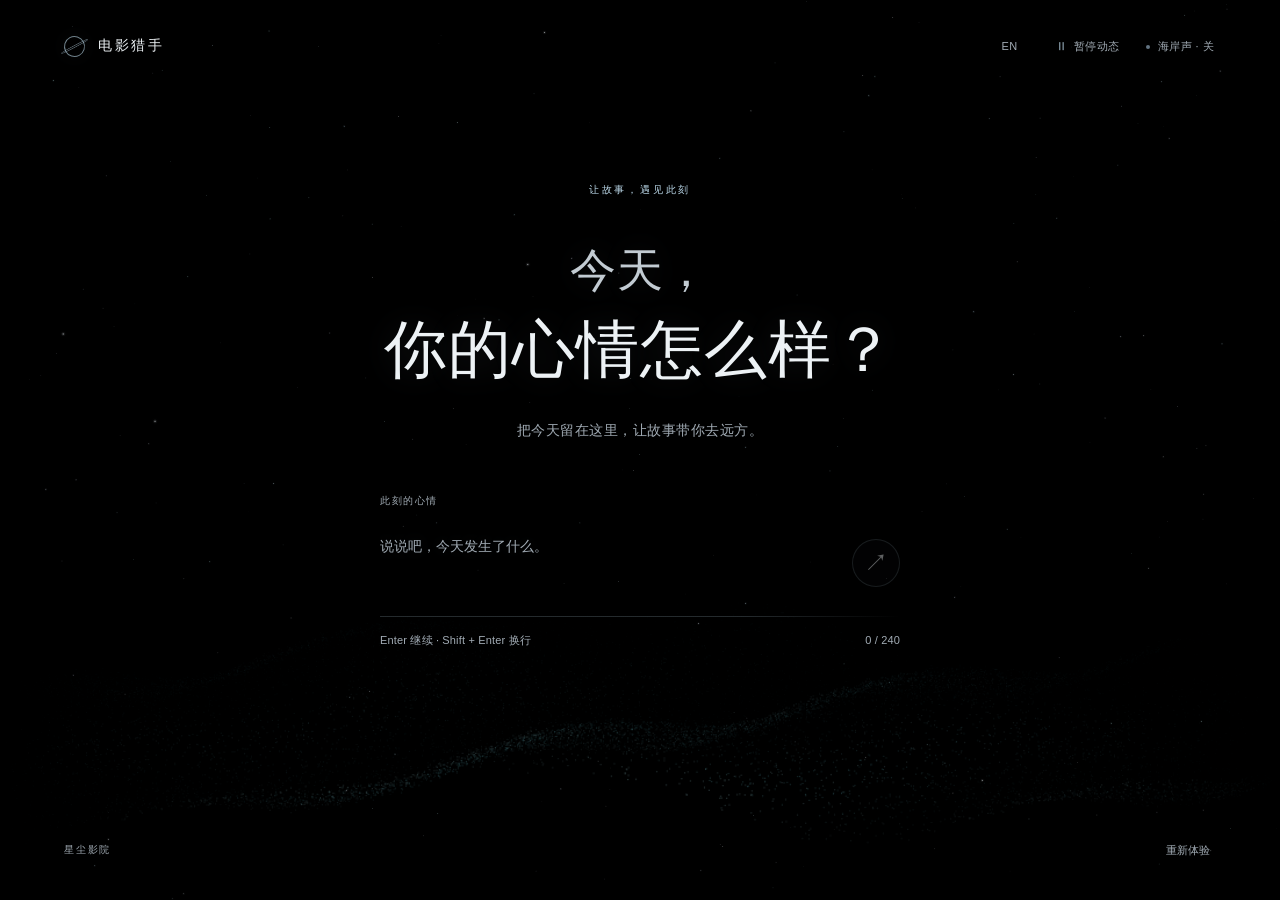
<file: index.html>
<!doctype html>
<html lang="zh-CN">
<head>
  <meta charset="utf-8"><meta name="viewport" content="width=device-width, initial-scale=1">
  <meta name="color-scheme" content="dark"><meta name="theme-color" content="#000000">
  <title>电影猎手 · 让故事遇见此刻</title>
  <link rel="stylesheet" href="./motion-lab/base.css?v=541687733bc7"><link rel="stylesheet" href="./motion-lab/stardust.css?v=541687733bc7">
<meta name="movie-hunter-release" content="541687733bc7">
</head>
<body data-public="true" data-theme="stardust" data-phase="mood">
  <header class="lab-header">
    <a href="./"><i class="brand-mark" aria-hidden="true"></i><span>电影猎手</span></a>
    <div class="lab-controls"><button id="locale-toggle" type="button">EN</button><button id="motion-toggle" type="button" aria-pressed="false">暂停动态</button><button id="sound-toggle" type="button" aria-pressed="false">海岸声 · 关</button><button id="particle-replay" hidden type="button" aria-label="重播粒子聚合">重播聚合</button><button id="prompt-open" hidden type="button">动效提示词</button></div>
  </header>
  <nav hidden class="phase-nav" aria-label="预览阶段"><button type="button" data-phase="mood">01 心情</button><button type="button" data-phase="questions">02 问答</button><button type="button" data-phase="results">03 电影</button></nav>
  <main id="stage" class="stage stage-mood"></main>
  <footer class="lab-footer"><a hidden href="index.html">← 全部方案</a><span id="variant-label">01 / 星尘影院</span><button id="restart" type="button">重新体验</button></footer>
  <dialog id="prompt-dialog" hidden aria-labelledby="prompt-title"><button id="prompt-close" type="button">关闭</button><h2 id="prompt-title"></h2><p id="prompt-source"></p><pre id="prompt-text"></pre><button id="prompt-copy" type="button">复制提示词</button><p id="copy-status" role="status"></p></dialog>
  <div id="announcement" class="sr-only" aria-live="polite"></div>
  <noscript><p style="text-align:center">请启用 JavaScript 体验动态选片流程。</p></noscript>
  <script src="./miniprogram/lib/catalog.js?v=541687733bc7"></script>
  <script src="./miniprogram/lib/recommend.js?v=541687733bc7"></script>
  <script src="./data/catalog.js?v=541687733bc7"></script><script src="./data/ratings.js?v=541687733bc7"></script>
  <script src="./engine.js?v=541687733bc7"></script><script src="./interview.js?v=541687733bc7"></script><script src="./country-order.js?v=541687733bc7"></script>
  <script src="./deployment.js?v=541687733bc7"></script><script src="./motion-lab/starfield.js?v=541687733bc7"></script><script src="./motion-lab/particles.js?v=541687733bc7"></script><script src="./motion-lab/input-stardust.js?v=541687733bc7"></script><script src="./motion-lab/seaside-audio.js?v=541687733bc7"></script><script src="./motion-lab/experience.js?v=541687733bc7"></script>
</body>
</html>
</file>
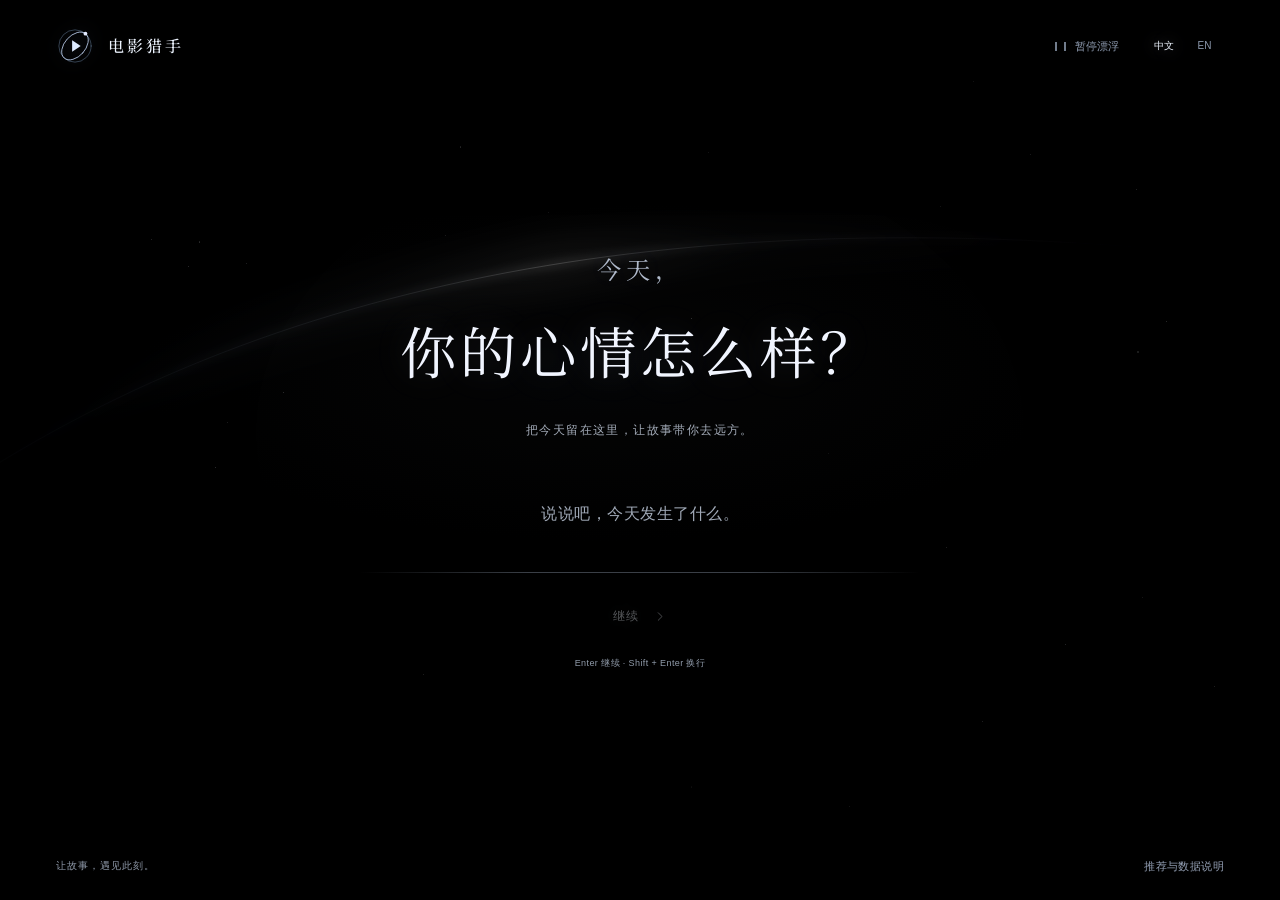
<file: classic.html>
<!doctype html>
<html lang="zh-CN">
<head>
  <meta charset="UTF-8" />
  <meta name="viewport" content="width=device-width, initial-scale=1" />
  <meta name="theme-color" content="#000000" />
  <meta name="description" content="电影猎手：说出心情，回答四个小问题，在世界电影中找到今晚的故事。支持中文、英文与国家多选。" />
  <title>电影猎手 · 让故事遇见此刻</title>
  <link rel="icon" type="image/svg+xml" href="./assets/favicon.svg" />
  <link rel="stylesheet" href="./style.css?v=rounds-1" />
  <link rel="stylesheet" href="./atmosphere.css?v=immersive-1" />
  <script src="./miniprogram/lib/catalog.js?v=world-3" defer></script>
  <script src="./miniprogram/lib/recommend.js?v=world-3" defer></script>
  <script src="./data/catalog.js?v=immersive-1" defer></script>
  <script src="./data/ratings.js?v=541687733bc7" defer></script>
  <script src="./engine.js?v=rounds-1" defer></script>
  <script src="./interview.js?v=adaptive-1" defer></script>
  <script src="./country-order.js?v=adaptive-1" defer></script>
  <script src="./deployment.js?v=541687733bc7" defer></script>
  <script src="./app.js?v=rounds-1" defer></script>
  <script src="./atmosphere.js?v=immersive-1" defer></script>
</head>
<body>
  <a class="skip-link" href="#main">跳转到主要内容</a>
  <header class="header">
    <a class="brand" href="#home" aria-label="电影猎手首页"><svg viewBox="0 0 40 40" aria-hidden="true"><circle class="brand-orbit" cx="20" cy="20" r="17"/><ellipse cx="20" cy="20" rx="11" ry="17" transform="rotate(42 20 20)"/><path class="brand-play" d="m17 14 9 6-9 6z"/><circle class="brand-spark" cx="31" cy="7" r="2"/></svg><span>电影猎手</span></a>
    <div class="header-actions"><nav aria-label="主导航"><button class="nav-link" data-nav="results" hidden><span class="nav-label">电影空间</span></button><button class="nav-link" data-nav="saved" hidden><span class="nav-label">想看片单</span> <span class="saved-count" hidden>0</span></button></nav><button class="motion-toggle" data-action="toggle-motion" aria-pressed="false">暂停漂浮</button><div class="language-switch" role="group" aria-label="语言 / Language"><button class="lang-button" data-locale="zh" lang="zh-CN" aria-label="切换为中文" aria-pressed="true">中文</button><button class="lang-button" data-locale="en" lang="en" aria-label="Switch to English" aria-pressed="false">EN</button></div></div>
  </header>
  <main id="main" class="scene-layer" tabindex="-1"></main>
  <footer class="footer"><span>让故事，遇见此刻。</span><button data-action="about">关于推荐与评分</button></footer>
  <dialog id="detail-dialog" class="dialog detail-dialog" aria-labelledby="detail-title"></dialog>
  <dialog id="about-dialog" class="dialog about-dialog" aria-labelledby="about-title"></dialog>
  <div class="toast" role="status" aria-live="polite" hidden></div>
  <noscript><p>请开启 JavaScript，体验心情选片。</p></noscript>
</body>
</html>
</file>
<file: motion-lab/base.css>
@charset "UTF-8";
:root{color-scheme:dark;--accent:#bed4e7;--accent-rgb:190,212,231;--muted:#898e98;--white:#eeeef1;font-family:-apple-system,BlinkMacSystemFont,"PingFang SC","Microsoft YaHei",sans-serif;background:#000;color:var(--white);font-synthesis:none}
*{box-sizing:border-box}body{margin:0;background:#000;min-height:100svh}button,input,textarea{font:inherit}button,a,input,textarea{-webkit-tap-highlight-color:transparent}button,a{touch-action:manipulation}button{cursor:pointer;color:inherit}a{color:inherit;text-decoration:none}button{border:0;background:none}button:disabled{opacity:.32;cursor:default}button:focus-visible,a:focus-visible,input:focus-visible,textarea:focus-visible{outline:2px solid var(--accent);outline-offset:6px}button,a{transition:color .2s,opacity .2s,background .2s}button:hover:not(:disabled),a:hover{color:#fff}::selection{background:rgba(var(--accent-rgb),.3)}.sr-only{position:absolute;width:1px;height:1px;padding:0;margin:-1px;overflow:hidden;clip:rect(0,0,0,0);white-space:nowrap;border:0}[hidden]{display:none!important}
.lab-header,.lab-footer{position:relative;z-index:5;display:flex;align-items:center;justify-content:space-between;gap:20px;padding:30px 4.3vw}.lab-header>a{display:flex;align-items:center;gap:14px;font-size:15px;letter-spacing:.15em}.brand-mark{display:inline-block;width:22px;height:22px;border:1px solid #b1b7c0;border-radius:50%;position:relative;transform:rotate(-28deg)}.brand-mark:after{content:"";position:absolute;inset:8px -6px;border-top:1px solid #b1b7c0;border-bottom:1px solid #b1b7c0;border-radius:50%}.brand-sub{display:block;font-family:ui-monospace,SFMono-Regular,monospace;font-size:8px;letter-spacing:.26em;color:#7d8590;margin-top:6px}.lab-controls{display:flex;align-items:center;gap:20px}.lab-controls button{padding:10px 0;color:#969ba4;font-size:11px;letter-spacing:.05em}.lab-controls #motion-toggle:before{content:'Ⅱ';margin-right:7px;color:var(--accent)}.lab-controls #motion-toggle[aria-pressed=true]:before{content:'▷'}.phase-nav{position:relative;z-index:2;display:flex;justify-content:center;gap:30px;padding:18px 20px}.phase-nav button{position:relative;font-size:11px;letter-spacing:.12em;color:#808690;padding:10px 0}.phase-nav button[aria-current],.phase-nav button.active{color:#e4e6eb}.phase-nav button[aria-current]:after,.phase-nav button.active:after{content:'';height:1px;background:var(--accent);position:absolute;bottom:0;left:0;right:0;box-shadow:0 0 8px rgba(var(--accent-rgb),.5)}.stage{position:relative;z-index:2;min-height:calc(100svh - 225px);padding:38px 26px 50px;display:grid;align-content:center;transition:opacity .2s,transform .2s}.stage.is-leaving{opacity:0;transform:translateY(-8px)}.stage.is-entering{animation:content-arrive .2s both}.mood-panel,.question-panel{width:min(100%,610px);margin:auto}.mood-panel{text-align:center}.eyebrow,.hero-kicker{font:10px/1.6 ui-monospace,SFMono-Regular,monospace;letter-spacing:.22em;text-transform:uppercase;color:var(--accent);margin:0 0 25px}h1{font-family:"Songti SC","Noto Serif CJK SC","Source Han Serif SC",Georgia,serif;font-weight:400;font-size:clamp(34px,4.5vw,62px);letter-spacing:.015em;line-height:1.5;margin:0 0 21px;text-wrap:balance;color:#eef0f4;text-shadow:0 0 40px rgba(var(--accent-rgb),.14)}.lead{font-size:13px;color:#8f96a2;line-height:1.9;letter-spacing:.07em}.mood-form{margin:47px auto 0;max-width:490px}.input-row{display:flex;align-items:center;gap:18px;border-bottom:1px solid #454a54;padding:12px 0;transition:border-color .3s,box-shadow .3s}.input-row:focus-within{border-color:var(--accent);box-shadow:0 10px 24px -18px rgba(var(--accent-rgb),.5)}.mood-input{resize:none;width:100%;background:none;border:0;color:#e7eaf0;outline:none;line-height:1.7;min-height:32px;max-height:110px;font-size:14px;padding:5px 0}.mood-input::placeholder{color:#838993;font-size:13px}.input-row .primary-button{flex-shrink:0;border:1px solid #555c68;border-radius:50%;width:42px;height:42px;padding:0;font-size:0}.input-row .primary-button:after{content:'↗';font-size:20px}.field-footer{display:flex;justify-content:space-between;gap:12px;margin-top:13px;font-size:10px;color:#77808b;line-height:1.5}.error{font-size:12px;color:#e1aa98;min-height:18px}.question-panel{max-width:610px}.question-panel h1{font-size:clamp(29px,3.1vw,42px)}.question-panel .eyebrow{display:flex;justify-content:space-between;margin-bottom:18px}.step-dots{display:inline-flex;gap:6px}.step-dots span{width:4px;height:4px;border-radius:50%;background:#494f5a}.step-dots .active{background:var(--accent)}.question-help{font-size:12px;line-height:1.8;color:#9097a2;margin:0 0 23px}.option-list{display:grid;gap:0;margin:20px 0 27px}.option-row{position:relative;display:block;cursor:pointer;border-bottom:1px solid rgba(255,255,255,.08)}.option-row input{position:absolute;opacity:0;width:1px;height:1px}.option-content{display:flex;align-items:center;gap:16px;min-height:59px;padding:14px 13px;color:#9bA2ac;transition:background .25s,color .25s,padding .25s}.option-label{font-size:14px;letter-spacing:.05em}.option-content .description{font-size:11px;color:#7c8592;margin-left:auto}.check{margin-left:auto;min-width:14px;color:var(--accent)}.option-row:hover .option-content{color:#fff;background:rgba(var(--accent-rgb),.025)}.option-row input:checked+.option-content{color:#f0f1f4;background:linear-gradient(90deg,rgba(var(--accent-rgb),.07),transparent)}.option-row input:focus-visible+.option-content{outline:1px solid var(--accent);outline-offset:3px}.question-actions{display:flex;justify-content:space-between;align-items:center;gap:15px}.primary-button,.secondary-button{padding:12px 25px;min-height:44px;font-size:12px;letter-spacing:.09em;border-radius:2px}.primary-button{background:#dce3e9;color:#12151a}.primary-button:hover:not(:disabled){background:#fff;color:#050505}.secondary-button{border:1px solid #454c59;color:#b5bdc8}.text-button{color:#8d97a5;font-size:11px;padding:10px 0}.lab-footer{font-size:10px;letter-spacing:.09em;color:#79818c;padding-top:15px;padding-bottom:27px}.lab-footer button{font-size:10px;color:#929aa5}.lab-footer #variant-label{font-family:ui-monospace,SFMono-Regular,monospace;letter-spacing:.16em}
.stage-results{padding-top:21px;align-content:start}.results-panel{width:min(100%,1010px);margin:auto}.results-header{display:flex;align-items:baseline;justify-content:space-between;gap:20px;margin-bottom:28px}.results-header h1{font-family:inherit;font-size:14px;letter-spacing:.1em;margin:0;color:#c5ced8}.results-header .eyebrow{margin:0}.preview-note{font-size:10px;color:#8b94a1;line-height:1.7;margin:8px 0 18px}.film-stage{display:grid;grid-template-columns:minmax(180px,260px) minmax(240px,1fr);gap:68px;align-items:center;max-width:850px;margin:auto}.hero-poster-wrap{position:relative;isolation:isolate}.hero-poster-wrap:after{content:'';position:absolute;bottom:-26px;left:10%;right:10%;height:50px;background:radial-gradient(ellipse,rgba(var(--accent-rgb),.12),transparent 70%);z-index:-1}.hero-poster{display:block;width:100%;aspect-ratio:2/3;object-fit:cover;box-shadow:0 16px 65px #000;max-height:400px}.hero-kicker{font-size:9px;margin-bottom:17px}.film-title{font:400 clamp(29px,3vw,44px)/1.3 "Songti SC","Noto Serif CJK SC",Georgia,serif;color:#f0f2f5;margin:0 0 8px}.film-meta{display:flex;flex-wrap:wrap;gap:10px;font-size:10px;color:#929aa5;line-height:1.8;margin-bottom:24px}.film-reason{font-size:14px;line-height:1.9;color:#cad1d9;margin:0 0 18px}.film-synopsis{font-size:12px;color:#8d96a3;line-height:1.9;margin:0 0 17px}.rating-evidence{font-size:10px;color:#8791a0;line-height:1.9}.rating-evidence a{color:#cad8e6;border-bottom:1px solid #414955;margin-right:13px;display:inline-block}.rating-evidence small{display:block;font-size:9px;margin-top:6px}.film-actions{display:flex;gap:17px;align-items:center;margin-top:24px}.film-nav{display:flex;align-items:center;justify-content:center;gap:26px;margin:25px 0 18px;color:#9aa5b4;font:11px ui-monospace,SFMono-Regular,monospace}.film-nav button{border:1px solid #303b47;border-radius:50%;height:34px;width:34px;font-size:16px;flex-shrink:0}.film-thumbnails{display:flex;gap:16px;justify-content:center;overflow-x:auto;scroll-snap-type:x proximity;padding:8px 8px 16px;scrollbar-width:thin;scrollbar-color:#3c424c transparent}.thumb{display:flex;flex-direction:column;gap:8px;padding:0;flex:0 0 69px;opacity:.45;transition:opacity .25s;text-align:center;scroll-snap-align:center}.thumb img{width:69px;height:98px;object-fit:cover;transition:box-shadow .25s}.thumb span{font-size:9px;max-width:69px;overflow:hidden;text-overflow:ellipsis;white-space:nowrap}.thumb[aria-current=true],.thumb[aria-pressed=true],.thumb.active,.thumb:hover,.thumb:focus-visible{opacity:1}.thumb[aria-current=true] img,.thumb[aria-pressed=true] img,.thumb.active img{outline:1px solid #c6d3df;outline-offset:4px}.batch-notice{font-size:10px;line-height:1.7;color:#788494;text-align:center}.result-tools{display:flex;align-items:center;justify-content:center;gap:25px}.selected-panel{text-align:center;max-width:600px;margin:auto}.selected-poster{width:145px;aspect-ratio:2/3;object-fit:cover;margin:0 auto 25px;box-shadow:0 0 55px rgba(var(--accent-rgb),.09)}.chosen-title{font:400 32px/1.5 "Songti SC",Georgia,serif}.button-row{display:flex;justify-content:center;gap:20px;margin-top:30px}dialog{position:fixed;width:min(680px,calc(100% - 32px));max-height:85svh;border:1px solid #333d48;background:#080b10;color:#e5e9ee;padding:30px;box-shadow:0 0 100px #000}dialog::backdrop{background:rgba(0,0,0,.86);backdrop-filter:blur(10px)}#prompt-close{float:right;color:#98a4b5;padding:5px 0}dialog h2{font-weight:400;font-size:23px;margin:15px 0}#prompt-source{color:#95a3b4;font-size:11px;line-height:1.8}#prompt-source a{text-decoration:underline}#prompt-text{white-space:pre-wrap;font:12px/1.95 -apple-system,"PingFang SC",sans-serif;color:#aab4c1;margin:24px 0}#prompt-copy{border:1px solid #637184;padding:12px 24px;font-size:12px}#copy-status{font-size:11px;color:#adc7df;min-height:18px}
@keyframes content-arrive{from{opacity:0;transform:translateY(9px)}to{opacity:1;transform:none}}@media(min-width:1500px){.stage{min-height:calc(100svh - 236px)}.stage-mood{padding-bottom:110px}}@media(max-width:650px){.lab-header{padding:22px 22px;gap:12px}.lab-header>a{font-size:13px;gap:10px}.brand-sub{font-size:7px}.lab-controls{gap:13px}.lab-controls button{font-size:10px}.lab-controls #motion-toggle{font-size:0}.lab-controls #motion-toggle:before{font-size:15px;margin:0}.lab-header .brand-mark{width:18px;height:18px}.phase-nav{gap:28px;padding:13px 20px}.stage{min-height:calc(100svh - 216px);padding:35px 26px 42px}.mood-panel h1{font-size:37px;line-height:1.55}.eyebrow{font-size:9px}.lead{font-size:12px;letter-spacing:.02em}.mood-form{margin-top:37px}.field-footer{font-size:9px}.lab-footer{padding:20px 22px;gap:10px;font-size:9px}.lab-footer #variant-label{letter-spacing:.02em;font-size:8px}.question-panel h1{font-size:29px}.option-content{min-height:57px;padding-left:8px;padding-right:8px}.option-content .description{font-size:9px}.option-label{font-size:13px}.stage-results{padding:25px 23px}.results-header{display:block;margin-bottom:20px}.results-header h1{font-size:12px}.results-header .eyebrow{font-size:8px;margin-bottom:10px}.film-stage{grid-template-columns:130px 1fr;gap:21px;align-items:start}.hero-poster{max-height:none}.hero-kicker{font-size:8px;margin:4px 0 12px;letter-spacing:.14em}.film-title{font-size:25px}.film-meta{font-size:9px;gap:6px;margin-bottom:13px}.film-reason{font-size:11px;line-height:1.8;margin-bottom:12px}.film-synopsis{font-size:11px;grid-column:1/-1}.rating-evidence{font-size:9px}.rating-evidence a{margin-right:8px}.film-actions{flex-wrap:wrap;gap:8px;margin-top:15px}.film-actions .primary-button{padding:10px 16px;font-size:11px}.film-actions .secondary-button{font-size:10px;padding:9px}.film-thumbnails{justify-content:flex-start;gap:16px}.thumb{flex-basis:59px}.thumb img{width:59px;height:85px}.thumb span{max-width:59px}.film-nav{margin-top:25px}.film-copy .film-synopsis{display:none}.results-panel .preview-note{font-size:9px}.batch-notice{font-size:9px}.primary-button,.secondary-button{padding:12px 22px}.chosen-title{font-size:28px}dialog{padding:23px}.button-row{gap:12px}}@media(max-width:360px){.lab-header{padding-inline:18px}.lab-controls{gap:10px}.brand-sub{display:none}.stage{padding-inline:22px}.mood-panel h1{font-size:32px}.film-stage{grid-template-columns:106px 1fr;gap:17px}.film-title{font-size:23px}.lab-footer{padding-inline:18px}.lab-footer #variant-label{max-width:100px;text-align:center}}@media(prefers-reduced-motion:reduce){*,*:before,*:after{animation:none!important;transition:none!important;scroll-behavior:auto!important}}.motion-paused *,.motion-paused *:before,.motion-paused *:after{animation-play-state:paused!important}.motion-paused .stage{animation:none!important;transition:none!important}

/* Fine details shared by all three studies. */
#stage h1:focus{outline:none}
.field-label{display:block;text-align:left;font:9px ui-monospace,SFMono-Regular,monospace;letter-spacing:.14em;color:#909ba9;margin-bottom:8px}
.mood-input{flex:1;min-width:0}
.option-copy{display:flex;flex:1;align-items:center;justify-content:space-between;gap:18px}
.option-description{font-size:10px;color:#7e8998;line-height:1.6;text-align:right}
.option-check{margin-left:auto;opacity:0;color:var(--accent);font-size:12px}
.option-row input:checked+.option-content .option-check{opacity:1}
.step-dots{margin:0 0 18px}
.results-header{display:grid;grid-template-columns:1fr auto;align-items:baseline;gap:9px 20px}
.results-header .lead,.results-header .preview-note{grid-column:1/-1;font-size:10px;margin:0}
.results-header .lead{color:#798594}
.poster-tag{position:absolute;left:0;right:0;bottom:0;padding:27px 13px 11px;background:linear-gradient(transparent,rgba(0,0,0,.8));font-size:9px;letter-spacing:.13em;color:#d5dfe9}
.rating-caption{display:block;font-size:9px;color:#768494;margin-top:7px}
.film-nav .secondary-button{padding:0;min-height:34px}
.film-counter span{color:#646f7d}
.selection-note{font-size:10px;color:#798696;line-height:1.8}
.primary-button>span[aria-hidden]{margin-left:15px}
.input-row .primary-button>span{display:none}
.text-button>span[aria-hidden]{margin-right:9px}
.empty-state{text-align:center;padding:90px 10px}.empty-state h2{font-size:23px;font-weight:400}.empty-state p{font-size:12px;color:#8894a5;line-height:1.8;margin-bottom:25px}
@media(max-width:650px){.results-header{display:block}.results-header h1{margin-bottom:8px}.option-copy{gap:10px}.option-description{font-size:9px;max-width:47%}.field-label{font-size:8px}.rating-caption{font-size:8px}}

.film-stage{touch-action:pan-y}

/* Allow the film rail and translated copy to shrink inside a narrow viewport. */
.stage{grid-template-columns:minmax(0,1fr)}
.results-panel,.hero-copy,.film-stage,.hero-poster-wrap{min-width:0}
.hero-poster{height:auto}
.film-meta{overflow-wrap:anywhere}

/* Country choices stay compact, ordered and available in every motion study. */
.country-panel .question-help{max-width:560px;margin-bottom:12px}
.country-selection-status{font-size:11px;line-height:1.7;color:var(--accent);margin:12px 0 5px;overflow-wrap:anywhere}
.country-options{margin-top:8px;margin-bottom:10px}
.country-option .option-content{min-height:43px;padding-top:10px;padding-bottom:10px}
.country-option .option-label{font-size:13px}
.country-option .option-content{animation-delay:0s!important}
.country-more{border-top:1px solid rgba(255,255,255,.1);margin-top:14px}
.country-more summary{display:flex;align-items:center;gap:12px;list-style:none;cursor:pointer;padding:15px 12px;font-size:12px;color:#a0abb8}
.country-more summary::-webkit-details-marker{display:none}
.country-more summary::after{content:'+';font-size:18px;color:var(--accent)}
.country-more[open] summary::after{content:'−'}
.country-more summary:focus-visible{outline:2px solid var(--accent);outline-offset:4px}
.country-more-count{margin-left:auto;font-size:10px;color:#8d98a6}
.country-order-note{font-size:10px;line-height:1.8;color:#818d9a;margin:16px 0 23px}
.country-result-summary{text-align:center;margin:0 0 26px}
.country-current{max-width:100%;font-size:11px;line-height:1.8;color:#a0abb8;overflow-wrap:anywhere}
@media(max-width:650px){.country-panel .question-help{font-size:11px}.country-option .option-content{min-height:43px}.country-more summary{padding-inline:8px}.country-current{font-size:10px}.country-order-note{font-size:9px}.country-selection-status{font-size:10px}}

/* Genre choice uses the same stable single-column rhythm as regions. */
.genre-panel .question-help{max-width:560px;margin-bottom:12px}
.genre-selection-status{font-size:11px;line-height:1.7;color:var(--accent);margin:12px 0 5px;overflow-wrap:anywhere}
.genre-options{margin-top:8px;margin-bottom:23px}
.genre-option .option-content{min-height:45px;padding-block:10px;animation-delay:0s!important}
.country-result-summary{display:flex;justify-content:center;align-items:center;flex-wrap:wrap;gap:4px 24px}
.genre-current{max-width:100%;font-size:11px;line-height:1.8;color:#a0abb8;overflow-wrap:anywhere}
@media(max-width:650px){.genre-panel .question-help{font-size:11px}.genre-option .option-content{min-height:44px}.genre-current,.genre-selection-status{font-size:10px}.country-result-summary{gap:0 18px}}

/* A quiet progress legend within the current question, separate from the main navigation. */
.step-dots{display:flex;align-items:center;gap:24px;margin:0 0 22px;font-size:10px;line-height:1.6;letter-spacing:.04em;white-space:nowrap}
.step-dots span{display:inline-flex;align-items:center;gap:7px;width:auto;height:auto;border-radius:0;background:none;color:#87919c}
.step-dots span:before{content:'';flex:0 0 3px;width:3px;height:3px;border-radius:50%;background:#53606d}
.step-dots .done{color:#a5b0bc}.step-dots .done:before{background:#899ba9}
.step-dots .active{background:none;color:var(--accent)}.step-dots .active:before{background:var(--accent);box-shadow:0 0 8px rgba(var(--accent-rgb),.4)}
@media(max-width:650px){.step-dots{gap:18px;font-size:9px;margin-bottom:20px}.step-dots span{gap:6px}}
</file>
<file: motion-lab/stardust.css>
/* Deep-space screening room: one continuous black stage, one film in focus. */
:root {
  --space: #000000;
  --moon: #edf2f5;
  --mist: #a1abb4;
  --star: #bbd8e9;
  --dust: #637482;
  --rating: #dbcfb0;
  --accent: var(--star);
  --accent-rgb: 187, 216, 233;
  --display-face: "Songti SC", "Noto Serif CJK SC", "Source Han Serif SC", Georgia, serif;
  --body-face: -apple-system, BlinkMacSystemFont, "PingFang SC", "Microsoft YaHei", sans-serif;
  --caption-face: ui-monospace, SFMono-Regular, Menlo, monospace;
  --page-gutter: clamp(22px, 5vw, 80px);
}
body[data-theme=stardust] {
  background: var(--space);
  color: var(--moon);
  font-family: var(--body-face);
  display: flex;
  flex-direction: column;
  min-height: 100svh;
}
#starfield { position: fixed; inset: 0; z-index: 0; pointer-events: none; }
.particle-canvas { position: fixed; inset: 0; z-index: 4; pointer-events: none; }
.lab-header, .lab-footer { z-index: 3; flex-shrink: 0; padding-inline: var(--page-gutter); }
.lab-header { padding-block: 24px; min-height: 92px; }
.lab-header > a { gap: 13px; font-size: 14px; letter-spacing: .18em; min-height: 44px; }
.brand-mark { width: 21px; height: 21px; border-color: #bbd8e999; box-shadow: 0 0 20px #bbd8e90b; }
.brand-mark:after { border-color: #bbd8e980; }
.brand-sub { color: var(--mist); font-size: 8px; margin-top: 7px; }
.lab-controls { gap: 22px; }
.lab-controls button { min-height: 44px; padding: 10px 2px; font-size: 11px; color: var(--mist); letter-spacing: .04em; }
#locale-toggle { min-width: 44px; }
.lab-controls #motion-toggle:before { color: var(--star); }
#sound-toggle { white-space: nowrap; font-variant-numeric: tabular-nums; }
#sound-toggle:before {
  content: ''; display: inline-block; width: 4px; height: 4px; margin-right: 8px;
  vertical-align: middle; border-radius: 50%; background: var(--dust);
  transition: background-color .6s, box-shadow .6s;
}
#sound-toggle[data-playing=true]:before { background: var(--star); box-shadow: 0 0 8px #bbd8e980; }
.lab-footer { padding-block: 20px 28px; gap: 18px; font-size: 11px; color: var(--mist); }
.lab-footer button { min-height: 44px; font-size: 11px; color: var(--mist); }
.lab-footer #variant-label { font-size: 10px; letter-spacing: .18em; }
body[data-public=true] .lab-footer { justify-content: space-between; }
.phase-nav { padding-block: 8px 16px; }
.phase-nav button { min-height: 44px; font-size: 11px; }
.phase-nav button[aria-current]:after {
  height: 1px; background: linear-gradient(90deg, transparent, var(--star), transparent);
  box-shadow: 0 0 9px #bbd8e938;
}
body[data-theme=stardust] .stage {
  flex: 1 0 auto; padding: 40px var(--page-gutter) 56px;
  min-height: calc(100svh - 242px);
  transition: none !important; opacity: 1; transform: none !important; animation: none !important;
}
body[data-public=true] .stage { min-height: calc(100svh - 184px); }
body[data-theme=stardust] .stage.is-leaving { opacity: 1; transform: none !important; }
h1, .film-title, .chosen-title { font-family: var(--display-face); color: var(--moon); font-weight: 400; }
body[data-theme=stardust] h1, body[data-theme=stardust] .film-title { text-shadow: 0 0 32px #bbd8e91a; }
.eyebrow, .hero-kicker { font-family: var(--caption-face); font-size: 10px; letter-spacing: .2em; color: var(--star); }
.lead { font-size: 14px; line-height: 1.9; color: var(--mist); letter-spacing: .035em; }
.mood-panel { width: min(100%, 760px); padding-bottom: 26px; }
.mood-panel .eyebrow { letter-spacing: .28em; margin-bottom: 25px; }
.stage-mood h1 { font-size: clamp(38px, 4.9vw, 70px); line-height: 1.36; letter-spacing: .015em; margin-bottom: 24px; }
.stage-mood h1 span:first-child { font-size: .73em; color: #c2cbd2; }
.mood-panel .lead { margin: 0; }
.mood-form { width: min(100%, 520px); max-width: none; margin-top: 50px; }
.field-label { font-size: 10px; color: var(--mist); letter-spacing: .16em; margin-bottom: 10px; }
.input-row { position: relative; border: 0; box-shadow: none; gap: 22px; padding: 10px 0 18px; }
.input-row:after {
  content: ''; position: absolute; pointer-events: none; height: 1px; inset: auto 0 0;
  background: linear-gradient(90deg, #bbd8e94d, #bbd8e94d 70%, transparent); opacity: .65;
  transition: opacity .3s;
}
.input-row:focus-within { border-color: transparent; box-shadow: none; }
.input-row:focus-within:after { opacity: 1; background: linear-gradient(90deg, #bbd8e9c2, #bbd8e966 75%, transparent); }
.mood-input {
  font-size: 16px; line-height: 1.85; color: var(--moon); padding: 6px 0; min-height: 50px;
  caret-color: var(--star); mask-image: none; -webkit-mask-image: none; text-shadow: 0 0 15px #bbd8e91a;
}
.mood-input::placeholder { font-size: 14px; color: var(--mist); }
.mood-input:focus-visible { outline: none; }
.field-footer { font-size: 11px; color: var(--mist); margin-top: 15px; letter-spacing: .015em; }
.error { font-size: 12px; color: #e5bcae; margin-block: 10px 0; }
.primary-button {
  min-height: 48px; padding: 13px 27px; border: 1px solid #bbd8e94d; border-radius: 999px;
  color: var(--moon); font-size: 13px; letter-spacing: .06em;
  background: linear-gradient(110deg, #bbd8e912, #bbd8e903); box-shadow: none;
}
.primary-button:hover:not(:disabled) { background: #bbd8e916; border-color: #bbd8e999; box-shadow: 0 0 28px #bbd8e90d; color: #fff; }
.input-row .primary-button { width: 48px; height: 48px; min-height: 48px; padding: 0; border-color: #bbd8e94d; background: #bbd8e908; }
.input-row .primary-button:after { color: var(--moon); font-size: 24px; }
.text-button { display: inline-flex; align-items: center; justify-content: center; min-height: 44px; color: var(--mist); font-size: 12px; line-height: 1.6; }
button:disabled { opacity: .4; }
button:focus-visible, a:focus-visible, summary:focus-visible { outline: 2px solid var(--star); outline-offset: 5px; }

/* Questions stay in a single stable column, with light as the selection cue. */
.question-panel { width: min(100%, 640px); max-width: 640px; }
.question-panel .eyebrow { font-size: 10px; margin-bottom: 16px; }
.question-panel h1 { font-size: clamp(30px, 3.2vw, 44px); line-height: 1.45; margin-bottom: 15px; }
.step-dots { margin-bottom: 30px; gap: 28px; font-size: 11px; }
.step-dots span { color: var(--mist); gap: 8px; }
.step-dots .active { color: var(--moon); }
.step-dots .active:before { box-shadow: 0 0 10px #bbd8e966; }
.question-help, .country-panel .question-help, .genre-panel .question-help { font-size: 13px; line-height: 1.85; color: var(--mist); max-width: 580px; margin-bottom: 20px; }
.option-list { margin-top: 25px; margin-bottom: 27px; }
.option-row { border-bottom: 1px solid #bbd8e912; }
.option-content { position: relative; min-height: 62px; padding: 16px 16px 16px 20px; color: #bcc5cd; }
.option-label { font-size: 15px; letter-spacing: .035em; }
.option-description { font-size: 11px; line-height: 1.65; color: var(--mist); max-width: 48%; }
.option-row:hover .option-content { background: linear-gradient(90deg, #bbd8e909, transparent 90%); color: var(--moon); }
.option-row input:checked + .option-content { color: var(--moon); background: linear-gradient(90deg, #bbd8e90e, transparent 88%); box-shadow: none; }
.option-row input:checked + .option-content:before {
  content: ''; position: absolute; left: 3px; width: 3px; height: 3px; border-radius: 50%;
  background: var(--moon); box-shadow: 0 0 6px #fff, 0 0 13px 3px #bbd8e938;
}
.option-row input:checked + .option-content .option-check { color: var(--star); }
.option-row input:focus-visible + .option-content { outline: 1px solid var(--star); outline-offset: 3px; }
.genre-option .option-content, .country-option .option-content { min-height: 52px; padding-block: 12px; }
.genre-option .option-label, .country-option .option-label { font-size: 14px; }
.genre-options, .country-options { margin-top: 15px; }
.genre-selection-status, .country-selection-status { font-size: 12px; color: var(--star); line-height: 1.8; min-height: 22px; margin-block: 12px 4px; }
.question-actions { margin-top: 24px; }
.country-more { border-top: 0; margin-top: 12px; }
.country-more summary { min-height: 48px; padding: 12px 16px 12px 20px; color: #bcc5cd; font-size: 13px; }
.country-more-count { font-size: 11px; color: var(--mist); }
.country-order-details { margin-block: 10px 22px; }
.country-order-details summary { display: inline-flex; align-items: center; gap: 10px; min-height: 44px; cursor: pointer; list-style: none; color: var(--mist); font-size: 11px; }
.country-order-details summary::-webkit-details-marker { display: none; }
.country-order-details summary:after { content: '+'; color: var(--star); }
.country-order-details[open] summary:after { content: '−'; }
.country-order-note { font-size: 12px; color: var(--mist); line-height: 1.85; margin: 0 0 12px; max-width: 560px; }

/* One poster leads. The other films share a single, quieter browsing rail. */
body[data-theme=stardust] .stage-results { padding-top: 24px; align-content: start; }
.results-panel { width: min(100%, 1100px); }
.results-header { display: flex; align-items: baseline; justify-content: space-between; flex-wrap: wrap; gap: 10px 24px; margin-bottom: 8px; }
.results-header .eyebrow { font-size: 10px; margin: 0; }
.results-header h1 { font-family: var(--body-face); font-size: 13px; letter-spacing: .07em; line-height: 1.6; margin: 0; color: var(--mist); text-shadow: none !important; }
.results-header .preview-note { flex-basis: 100%; color: var(--mist); font-size: 11px; }
.country-result-summary { justify-content: flex-start; gap: 2px 24px; text-align: left; margin: 0 0 33px; }
.country-current, .genre-current { color: var(--mist); font-size: 11px; min-height: 38px; line-height: 1.6; }
.film-stage { grid-template-columns: minmax(240px, 320px) minmax(0, 1fr); gap: clamp(40px, 6.7vw, 96px); max-width: 1000px; min-height: 480px; align-items: center; }
.hero-poster-wrap { position: relative; margin-bottom: 22px; }
.hero-poster-wrap:before {
  content: ''; position: absolute; pointer-events: none; z-index: -1; inset: -8% -28% -14%;
  border: 0; box-shadow: none; background: radial-gradient(ellipse at 50% 70%, #bbd8e910, transparent 66%);
}
.hero-poster-wrap:after {
  content: ''; display: block; position: absolute; inset: auto -8% -30px; height: 60px;
  z-index: -1; background: radial-gradient(ellipse, #bbd8e912, transparent 70%); filter: none;
}
.hero-poster { display: block; width: 100%; height: auto; max-height: none; aspect-ratio: 2 / 3; object-fit: cover; box-shadow: 0 24px 60px #0006; }
.poster-tag { bottom: -29px; padding: 0; background: none; color: var(--mist); text-align: center; font-size: 10px; letter-spacing: .15em; line-height: 1.7; }
.hero-copy { min-width: 0; }
.hero-kicker { font-size: 10px; line-height: 1.7; letter-spacing: .17em; margin: 0 0 20px; }
.film-title { font-size: clamp(36px, 4.1vw, 60px); line-height: 1.22; letter-spacing: .015em; margin: 0 0 16px; overflow-wrap: anywhere; text-wrap: balance; }
.film-meta { font-size: 12px; color: var(--mist); line-height: 1.8; margin: 0 0 23px; }
.film-reason { font-size: 17px; color: #d5e0e7; line-height: 1.85; margin: 0 0 8px; }
.film-context { margin: 0 0 20px; }
.film-context-summary { display: inline-flex; align-items: center; gap: 9px; list-style: none; cursor: pointer; font-size: 11px; min-height: 38px; color: var(--mist); }
.film-context-summary::-webkit-details-marker { display: none; }
.film-context-summary:after { content: '+'; color: var(--star); }
.film-context[open] .film-context-summary:after { content: '−'; }
.film-context-copy { font-size: 13px; line-height: 1.9; color: #c1ccd5; margin: 2px 0 15px; }
.film-synopsis { font-size: 14px; color: var(--mist); line-height: 1.95; margin: 0 0 19px; }
.rating-evidence { font-size: 12px; line-height: 1.8; color: var(--mist); margin: 0; }
.rating-evidence a { color: #d0dde5; border-bottom: 1px solid #bbd8e933; padding-block: 4px; }
.rating-evidence strong { font-size: 17px; color: var(--rating); font-weight: 500; margin-left: 4px; }
.rating-evidence a > span { font-size: 11px; color: var(--mist); }
.rating-caption { color: var(--mist); font-size: 11px; line-height: 1.8; margin-top: 8px; }
.film-actions { gap: 24px; margin-top: 27px; flex-wrap: wrap; }
.film-browser { width: 100%; max-width: 1000px; margin: 0 auto; }
.film-nav { display: flex; flex-wrap: wrap; justify-content: flex-start; gap: 17px; margin: 0 0 28px; }
.film-nav .secondary-button { min-height: 44px; height: 44px; width: 44px; padding: 0; border: 1px solid #bbd8e933; background: transparent; border-radius: 50%; font-size: 18px; }
.film-nav button:hover:not(:disabled) { border-color: #bbd8e980; background: #bbd8e90a; box-shadow: none; }
.film-counter { font: 12px var(--caption-face); color: var(--moon); min-width: 57px; text-align: center; }
.film-counter span { color: var(--mist); }
.browse-hint { margin: 0 0 0 auto; color: var(--mist); font: 11px/1.7 var(--body-face); letter-spacing: .03em; }
.film-thumbnails { justify-content: flex-start; gap: 18px; margin-top: 40px; padding: 10px 6px 19px; scroll-padding-inline: 6px; scrollbar-width: thin; scrollbar-color: #63748280 transparent; }
.thumb { flex: 0 0 84px; padding: 0; gap: 10px; opacity: 1; text-align: left; }
.thumb img { width: 84px; height: 126px; object-fit: cover; opacity: .6; filter: saturate(.7); transition: opacity .24s, filter .24s; box-shadow: none; }
.thumb span { font-size: 11px; line-height: 1.6; max-width: 84px; color: var(--mist); }
.thumb.active span, .thumb:focus-visible span, .thumb:hover span { color: var(--moon); }
.thumb.active img, .thumb[aria-pressed=true] img, .thumb:hover img, .thumb:focus-visible img { opacity: 1; filter: none; outline: none; box-shadow: none; }
.thumb:after { content: ''; display: block; width: 24px; height: 1px; background: transparent; margin: 1px 0 0; }
.thumb.active:after { background: var(--star); box-shadow: 0 0 10px #bbd8e938; }
.batch-notice { max-width: 900px; margin: 15px auto 5px; color: var(--mist); font-size: 11px; line-height: 1.9; text-align: center; }
.result-tools { gap: 30px; }
.result-tools .text-button { font-size: 12px; }
.selected-panel { width: min(100%, 600px); }
.selected-poster { width: 190px; box-shadow: 0 0 75px #bbd8e909; margin-bottom: 32px; }
.chosen-title { font-size: 38px; line-height: 1.4; }
.selection-note { font-size: 12px; color: var(--mist); }
.empty-state { padding: 70px 0; }
.empty-state h2 { font-family: var(--display-face); font-size: 30px; line-height: 1.5; }
.empty-state p { font-size: 14px; color: var(--mist); }
#prompt-dialog { z-index: 10; background: #030608fa; border: 1px solid #bbd8e933; border-radius: 4px; }
#particle-replay { color: var(--star); }

/* Responses never move the hit target. Native content stays sharp at rest. */
body[data-theme=stardust] button,
body[data-theme=stardust] a,
body[data-theme=stardust] .option-content {
  transition: color .22s ease, background-color .22s ease, border-color .22s ease, opacity .22s ease;
}
@media (min-width: 1500px) {
  body[data-theme=stardust] .stage-mood { padding-bottom: 90px; }
}
@media (max-width: 900px) {
  .film-stage { grid-template-columns: minmax(210px, 28vw) minmax(0, 1fr); gap: 40px; min-height: 390px; }
  .film-title { font-size: 40px; }
  .film-reason { font-size: 16px; }
  .hero-kicker { margin-bottom: 14px; }
  .lab-controls { gap: 16px; }
}
@media (max-width: 650px) {
  :root { --page-gutter: 24px; }
  .lab-header { padding-block: 16px; min-height: 80px; gap: 12px; }
  .lab-header > a { font-size: 12px; gap: 9px; flex-shrink: 0; letter-spacing: .1em; }
  .lab-header .brand-mark { width: 18px; height: 18px; }
  .brand-sub { display: none; }
  .lab-controls { gap: 5px; flex-wrap: wrap; justify-content: flex-end; row-gap: 0; }
  .lab-controls button { font-size: 11px; padding-inline: 4px; }
  .lab-controls #motion-toggle { font-size: 0; min-width: 44px; }
  .lab-controls #motion-toggle:before { margin: 0; font-size: 15px; }
  #sound-toggle:before { margin-right: 5px; }
  .lab-header #particle-replay { font-size: 0; min-width: 32px; }
  .lab-header #particle-replay:after { content: '↻'; font-size: 18px; }
  .lab-footer { padding-block: 16px 20px; font-size: 11px; }
  .lab-footer #variant-label { font-size: 9px; letter-spacing: .12em; }
  body[data-theme=stardust] .stage { padding: 34px var(--page-gutter) 38px; min-height: calc(100svh - 220px); }
  body[data-public=true] .stage { min-height: calc(100svh - 170px); }
  .stage-mood h1 { font-size: clamp(30px, 8.5vw, 49px); line-height: 1.48; letter-spacing: 0; margin-bottom: 21px; }
  .stage-mood .mood-panel { padding-bottom: 14px; }
  .mood-panel .eyebrow { font-size: 9px; margin-bottom: 23px; letter-spacing: .22em; }
  .mood-panel .lead { font-size: 13px; line-height: 1.85; letter-spacing: 0; }
  .mood-form { margin-top: 38px; }
  .mood-input { font-size: 16px; }
  .mood-input::placeholder { font-size: 13px; }
  .input-row { gap: 12px; padding-bottom: 16px; }
  .field-label { font-size: 10px; }
  .field-footer { font-size: 10px; flex-wrap: wrap; gap: 8px; }
  .field-footer #mood-count { margin-left: auto; }
  .question-panel h1 { font-size: 30px; line-height: 1.45; }
  .step-dots { gap: 22px; font-size: 11px; margin-bottom: 27px; }
  .step-dots span { gap: 6px; }
  .question-help, .country-panel .question-help, .genre-panel .question-help { font-size: 13px; }
  .option-content { min-height: 62px; padding: 15px 10px 15px 18px; }
  .option-copy { gap: 12px; }
  .option-label { font-size: 14px; }
  .option-description { font-size: 11px; max-width: 47%; }
  .genre-option .option-content, .country-option .option-content { min-height: 52px; }
  .genre-selection-status, .country-selection-status { font-size: 11px; }
  .country-more summary { padding-inline: 18px 10px; }
  .country-order-note { font-size: 12px; }
  .question-actions { margin-top: 22px; }
  body[data-theme=stardust] .stage-results { padding-top: 22px; }
  .results-header { display: block; margin-bottom: 10px; }
  .results-header .eyebrow { font-size: 9px; margin-bottom: 8px; }
  .results-header h1 { font-size: 13px; margin: 0; }
  .country-result-summary { gap: 0 16px; margin-bottom: 29px; }
  .genre-current, .country-current { font-size: 11px; text-align: left; }
  .film-stage { display: grid; grid-template-columns: minmax(0, 1fr); gap: 39px; min-height: 0; }
  .hero-poster-wrap { width: min(64vw, 256px); margin: 0 auto; }
  .hero-poster { max-height: none; }
  .poster-tag { bottom: -27px; font-size: 9px; }
  .hero-copy { width: 100%; }
  .hero-kicker { font-size: 10px; margin: 0 0 14px; }
  .film-title { font-size: 37px; line-height: 1.28; margin-bottom: 14px; }
  .film-meta { font-size: 12px; line-height: 1.9; margin-bottom: 22px; }
  .film-reason { font-size: 16px; line-height: 1.9; }
  .film-context { margin-bottom: 18px; }
  .film-context-summary { min-height: 44px; font-size: 12px; }
  .film-context-copy { font-size: 14px; line-height: 1.9; }
  .film-synopsis { font-size: 14px; line-height: 1.95; }
  .rating-evidence { font-size: 12px; }
  .rating-caption { font-size: 11px; }
  .film-actions { flex-wrap: wrap; align-items: center; gap: 14px 22px; margin-top: 25px; }
  .film-actions .primary-button { padding: 13px 24px; font-size: 13px; }
  .film-browser { margin-top: 0; }
  .film-nav { gap: 15px; margin-bottom: 26px; }
  .browse-hint { flex-basis: 100%; margin: 0; font-size: 11px; }
  .film-thumbnails { gap: 16px; margin-top: 28px; justify-content: flex-start; padding-block: 9px 18px; }
  .thumb { flex-basis: 76px; }
  .thumb img { width: 76px; height: 114px; }
  .thumb span { font-size: 11px; max-width: 76px; }
  .batch-notice { font-size: 11px; text-align: left; margin-top: 12px; }
  .result-tools { justify-content: space-between; gap: 16px; margin-top: 5px; }
  .selected-poster { width: min(48vw, 190px); }
  .chosen-title { font-size: 32px; }
  .button-row { flex-wrap: wrap; gap: 14px 20px; }
  #prompt-dialog { padding: 23px; }
}
@media (max-width: 360px) {
  :root { --page-gutter: 18px; }
  .lab-header { gap: 6px; }
  .lab-header > a { font-size: 11px; gap: 7px; }
  .lab-controls { gap: 2px; }
  .lab-controls button { font-size: 10px; padding-inline: 2px; }
  #locale-toggle { min-width: 44px; }
  .step-dots { gap: 18px; }
  .film-title { font-size: 32px; }
  .option-copy { gap: 8px; }
  .option-description { font-size: 11px; }
}
@media (prefers-reduced-motion: reduce) {
  body[data-theme=stardust] *, body[data-theme=stardust] *:before, body[data-theme=stardust] *:after { animation: none !important; transition: none !important; }
}
.motion-paused body[data-theme=stardust] *,
.motion-paused body[data-theme=stardust] *:before,
.motion-paused body[data-theme=stardust] *:after { animation: none !important; transition: none !important; }
</file>
<file: style.css>
@import url('https://fonts.googleapis.com/css2?family=Noto+Serif+SC:wght@400;500;600&display=swap');

:root {
  color-scheme: dark;
  --bg: #000000;
  --panel: #070c17;
  --text: #edf4ff;
  --muted: #a5afc0;
  --dim: #8e9bb0;
  --ice: #a9cfff;
  --lilac: #b6abeb;
  --line: #b7ceef26;
  --serif: 'Noto Serif SC', 'Songti SC', 'STSong', serif;
  --sans: -apple-system, BlinkMacSystemFont, 'PingFang SC', 'Microsoft YaHei', sans-serif;
  --mono: 'SFMono-Regular', Consolas, 'Liberation Mono', Menlo, monospace;
  --ease: cubic-bezier(.22,1,.36,1);
}
* { box-sizing: border-box; }
html { min-width: 320px; background: var(--bg); scroll-behavior: smooth; }
body { margin: 0; min-height: 100dvh; display: flex; flex-direction: column; isolation: isolate; background: var(--bg); color: var(--text); font: 15px/1.65 var(--sans); -webkit-font-smoothing: antialiased; }
body:has(dialog[open]) { overflow: hidden; }
button, input, textarea { font: inherit; }
button, a, input, textarea { -webkit-tap-highlight-color: transparent; outline-offset: 5px; }
button { color: inherit; background: none; border: 0; cursor: pointer; }
button:disabled { cursor: not-allowed; opacity: .35; }
button, a { touch-action: manipulation; }
a { color: inherit; text-decoration: none; }
button:focus-visible, a:focus-visible, input:focus-visible, textarea:focus-visible, summary:focus-visible { outline: 2px solid var(--ice); }
h1, h2, h3, p { margin: 0; }
h1[tabindex='-1']:focus, h2[tabindex='-1']:focus { outline: none; }
img { display: block; max-width: 100%; }
[hidden] { display: none !important; }
.sr-only { position: absolute !important; width: 1px; height: 1px; padding: 0; margin: -1px; overflow: hidden; clip: rect(0,0,0,0); clip-path: inset(50%); white-space: nowrap; border: 0; }
svg { width: 20px; height: 20px; fill: none; stroke: currentColor; stroke-width: 1.4; stroke-linecap: round; stroke-linejoin: round; flex-shrink: 0; }
::selection { color: #070c17; background: var(--ice); }
.skip-link { opacity: 0; pointer-events: none; position: fixed; left: 20px; top: -70px; z-index: 100; padding: 10px 18px; color: #070c17; background: var(--text); border-radius: 8px; }
.skip-link:focus { top: 12px; opacity: 1; pointer-events: auto; }
#main { position: relative; z-index: 1; flex: 1; display: flex; flex-direction: column; width: 100%; min-width: 0; }
#main:focus { outline: none; }
.scene-layer { animation: scene-arrive .8s var(--ease) both; transition: opacity .4s ease; }
.scene-layer.is-leaving { pointer-events: none; animation: scene-leave .28s ease-in both; }

/* The frame: an optical mark and restrained, legible controls. */
.header { position: relative; z-index: 5; width: calc(100% - 112px); min-height: 92px; margin: 0 auto; display: flex; align-items: center; justify-content: space-between; gap: 24px; }
.brand { display: inline-flex; align-items: center; gap: 14px; min-height: 48px; }
.brand > svg { width: 38px; height: 38px; stroke-width: .85; color: #b9cbea; filter: drop-shadow(0 0 9px #8fb9ff35); }
.brand-orbit { stroke: #a9cfff60; }
.brand-play { fill: #dceaff; stroke: none; }
.brand-spark { fill: #e3eaff; stroke: none; }
.brand > span { font: 500 16px/1.5 var(--serif); letter-spacing: 3px; }
.header-actions { display: flex; align-items: center; gap: 25px; }
.header nav { display: flex; align-items: center; gap: 7px; }
.nav-link { position: relative; min-height: 42px; padding: 10px 16px; border-radius: 25px; color: var(--dim); font-size: 12px; letter-spacing: .4px; white-space: nowrap; transition: background .25s, color .25s; }
.nav-link.active { color: #e2ebfc; background: none; text-shadow: 0 0 18px #c9d9ff55; }
.nav-link:hover { color: #e2ebfc; background: none; }
.saved-count { margin-left: 5px; font: 10px var(--mono); color: var(--ice); }
.motion-toggle { min-height: 42px; padding: 10px 0; display: inline-flex; align-items: center; gap: 9px; font-size: 11px; color: var(--dim); white-space: nowrap; transition: color .25s; }
.motion-toggle::before { content: ''; width: 7px; height: 9px; border-left: 2px solid currentColor; border-right: 2px solid currentColor; opacity: .8; }
.motion-toggle[aria-pressed='true']::before { width: 0; height: 0; border: 5px solid transparent; border-left: 7px solid currentColor; border-right: 0; }
.motion-toggle:hover { color: var(--text); }
.language-switch { display: inline-flex; align-items: center; gap: 2px; padding: 4px 0; }
.lang-button { min-width: 39px; min-height: 30px; padding: 5px 9px; font-size: 10px; color: var(--dim); transition: color .25s, text-shadow .25s; }
.lang-button[aria-pressed='true'] { color: var(--text); background: none; box-shadow: none; text-shadow: 0 0 15px #cad6ef65; }
.lang-button:hover { color: #fff; }
.footer { position: relative; z-index: 1; display: flex; justify-content: space-between; align-items: center; gap: 20px; width: calc(100% - 112px); min-height: 68px; margin: 0 auto; padding: 17px 0; color: #8e98a8; font-size: 10px; letter-spacing: 1px; }
.footer > span::before { content: none; }
.footer button { min-height: 34px; padding: 5px 0; color: #95a1b6; font-size: 11px; letter-spacing: .4px; }
.footer button:hover { color: var(--text); }

/* First contact: an open field inside a softly lit lens. */
.scene { flex: 1; display: flex; align-items: center; justify-content: center; padding: 62px 28px 65px; }
.mood-inner { width: min(100%,850px); text-align: center; }
.scene-eyebrow { font: 10px/1.8 var(--sans); letter-spacing: 4px; color: #a0aec5; text-transform: uppercase; margin-bottom: 19px; }
.glow-heading { font: 400 clamp(30px,3.6vw,48px)/1.55 var(--serif); letter-spacing: 3px; color: #f1f5ff; text-wrap: balance; text-shadow: 0 0 38px #d5e5ff26; animation: question-float 9s ease-in-out infinite; }
.heading-lead { display: block; margin-bottom: 16px; font-size: .43em; letter-spacing: 5px; color: #b0bacb; }
.heading-main { display: block; }
.mood-inner .glow-heading { font-size: clamp(38px,4.4vw,64px); letter-spacing: 4px; line-height: 1.6; }
.mood-intro { margin-top: 24px; color: #a3abb8; font-size: 12px; line-height: 1.9; letter-spacing: 1.4px; }
.mood-form { position: relative; max-width: 560px; margin: 46px auto 0; padding: 0; text-align: center; }
.mood-form:focus-within { box-shadow: none; }
.mood-field-label { position: absolute; width: 1px; height: 1px; overflow: hidden; clip-path: inset(50%); white-space: nowrap; }
.mood-entry { display: flex; flex-direction: column; align-items: center; gap: 21px; position: relative; }
.mood-entry textarea { width: 100%; min-width: 0; min-height: 70px; max-height: 150px; padding: 12px 12px 15px; resize: none; color: #edf0f6; background: linear-gradient(90deg,transparent,#bbcbe34f 30%,#bbcbe34f 70%,transparent) center bottom / 100% 1px no-repeat; border: 0; border-radius: 0; font-size: 16px; line-height: 1.8; letter-spacing: .5px; text-align: center; outline: none; }
.mood-entry textarea::placeholder { color: #a0a9b7; }
.mood-entry textarea:focus-visible { outline: none; }
.input-foot { display: flex; align-items: center; justify-content: center; gap: 20px; margin-top: 17px; color: #909baa; font-size: 9px; letter-spacing: .4px; }
#mood-count { font: 9px var(--mono); display: none; }
.mood-error { color: #d2bee8; font-size: 11px; line-height: 1.8; }
.mood-error:not(:empty) { margin-top: 10px; }
.scene-note { margin-top: 22px; color: #98a6bc; font-size: 12px; letter-spacing: 1px; line-height: 1.9; }

/* Shared controls have one consistent, tactile language. */
.primary-button, .secondary-button { display: inline-flex; align-items: center; justify-content: center; gap: 13px; min-height: 46px; padding: 12px 22px; border: 0; border-radius: 0; font-size: 12px; line-height: 1.5; letter-spacing: 1px; transition: color .3s, text-shadow .3s; white-space: nowrap; }
.primary-button { position: relative; isolation: isolate; color: #edf2fa; background: transparent; font-weight: 500; text-shadow: 0 0 20px #e4ecff45; }
.primary-button:hover:not(:disabled) { color: #fff; text-shadow: 0 0 16px #e4ecff9c; }
.primary-button:active:not(:disabled), .secondary-button:active:not(:disabled) { transform: none; }
.primary-button svg, .secondary-button svg { width: 15px; height: 15px; }
.mood-entry .primary-button { min-height: 45px; padding: 12px 16px; flex-shrink: 0; }
.secondary-button { background: transparent; color: #b7c3d3; }
.secondary-button:hover:not(:disabled) { background: transparent; color: #f1f5ff; }
.secondary-button[aria-pressed='true'] { color: #e1ecff; text-shadow: 0 0 16px #b7ceef60; }
.text-button { display: inline-flex; align-items: center; gap: 8px; min-height: 44px; padding: 8px 0; color: #a6b4c9; font-size: 12px; letter-spacing: .5px; transition: color .25s; }
.text-button:hover, .text-button[aria-pressed='true'] { color: #e3edff; }
.text-button svg { width: 16px; height: 16px; }
.inline-link { color: var(--ice); text-decoration: underline; text-underline-offset: 4px; }

/* One quiet, continuous column keeps every choice easy to compare. */
.question-scene { padding-top: 38px; padding-bottom: 45px; }
.question-inner { width: min(100%,620px); text-align: center; }
.step-label { margin-bottom: 28px; font: 10px/1.6 var(--mono); letter-spacing: 4px; color: #96a4b8; }
.question-inner .glow-heading { font-size: clamp(26px,2.6vw,34px); letter-spacing: 1.4px; line-height: 1.6; }
.question-help { max-width: 580px; margin: 16px auto 0; font-size: 12px; line-height: 1.9; color: #a3abb8; }
.question-choices { margin: 34px 0 26px; text-align: left; }
.question-options { display: grid; grid-template-columns: minmax(0,1fr); gap: 4px; }
.question-option { position: relative; min-width: 0; display: block; cursor: pointer; animation: choice-arrive .65s var(--ease) both; animation-delay: calc(var(--i,0) * 55ms + 60ms); }
.question-option input { position: absolute; inset: 0; width: 100%; height: 100%; margin: 0; opacity: 0; cursor: pointer; z-index: 1; }
.option-content { display: flex; align-items: center; gap: 17px; min-height: 57px; height: 100%; padding: 13px 22px; border: 0; border-radius: 0; position: relative; isolation: isolate; }
.option-copy { flex: 1; min-width: 0; display: flex; align-items: center; justify-content: space-between; gap: 16px; }
.option-label { display: block; color: #c7d0dc; font-size: 15px; line-height: 1.7; letter-spacing: .6px; transition: color .3s, text-shadow .3s; }
.option-description { display: block; color: #919eae; font-size: 11px; line-height: 1.7; text-align: right; }
.option-check svg { display: none; }
.option-check { display: grid; place-items: center; width: 17px; height: 17px; flex: 0 0 17px; border: 1px solid #a3b4cd40; border-radius: 50%; transition: border-color .3s, color .3s; color: #dce8fa; }
.question-option input:hover + .option-content { background: none; }
.question-option input:focus-visible + .option-content { outline: 2px solid var(--ice); outline-offset: 3px; }
.question-option input:checked + .option-content { background: none; box-shadow: none; }
.question-option input:checked + .option-content .option-label { color: #f2f2f0; text-shadow: 0 0 24px #d0dfff70; }
.question-option input:checked + .option-content .option-check { border-color: transparent; box-shadow: none; background: none; }
.question-more { margin-top: 19px; }
.question-more summary { display: flex; align-items: center; gap: 12px; min-height: 47px; padding: 10px 4px; list-style: none; cursor: pointer; color: #acbbd2; font-size: 12px; }
.question-more summary::-webkit-details-marker { display: none; }
.question-more summary:hover { color: #edf4ff; }
.question-more summary > svg { width: 14px; height: 14px; flex-shrink: 0; transform: rotate(90deg); transition: transform .25s; }
.question-more[open] summary > svg { transform: rotate(-90deg); }
.more-summary-meta { margin-left: auto; color: #8e9db6; font-size: 10px; }
.question-more > .question-options { max-height: 285px; overflow-y: auto; overscroll-behavior-y: contain; padding: 4px 5px 6px; margin: 0 -5px; scrollbar-width: thin; scrollbar-color: #93afd04a transparent; }
.question-more .question-option { animation-delay: 0s; }
.country-toolbar { margin-top: 14px; }
#country-selection-status { color: #aebed6; font-size: 10px; letter-spacing: .4px; }
.selected-countries { display: flex; flex-wrap: wrap; justify-content: center; gap: 6px; margin-top: 10px; }
.selected-countries:empty { display: none; }
.selected-country { display: inline-flex; align-items: center; gap: 7px; min-height: 32px; padding: 5px 9px; color: #d4e0ef; font-size: 11px; }
.selected-country:hover { color: #fff; text-shadow: 0 0 16px #b6cfff70; }
.selected-country svg { width: 11px; height: 11px; color: #91a7c5; }
.country-choices { margin-top: 20px; margin-bottom: 5px; }
.country-options .question-option { animation-delay: 0s; }
.country-options .option-content { min-height: 47px; padding: 10px 22px; }
.country-options .option-label { font-size: 13px; letter-spacing: .2px; }
.country-options .option-description { font-size: 10px; }
.country-options .option-check { width: 15px; height: 15px; flex-basis: 15px; border-radius: 3px; }
.country-options input:checked + .option-content .option-check { border-color: transparent; background: none; }
.country-options input:checked + .option-content .option-check::after { content: none; }
.country-order-note { margin: 0 0 17px; color: #8d9cb3; font-size: 10px; line-height: 1.8; }
.country-order-note button { color: #b4c8e4; min-height: 30px; margin-left: 7px; text-decoration: underline; text-underline-offset: 3px; }
.question-actions { display: flex; align-items: center; justify-content: space-between; gap: 18px; padding-top: 12px; }
.reveal-scene { text-align: center; }
.reveal-scene .glow-heading { font-size: clamp(28px,3.4vw,42px); line-height: 1.8; }

/* The screening: a single film in focus, its neighbors in peripheral light. */
.spotlight-scene { width: 100%; min-width: 0; padding: 39px 0 44px; }
.explore-heading { text-align: center; padding: 0 28px; }
.explore-heading .scene-eyebrow { font-size: 10px; letter-spacing: 4px; margin-bottom: 11px; color: #a7b6ce; }
.explore-heading h1 { font: 400 clamp(27px,2.7vw,37px)/1.55 var(--serif); letter-spacing: 2px; text-shadow: 0 0 35px #b3cdff1a; }
.explore-subtitle { color: #93a2b9; font-size: 12px; letter-spacing: .6px; line-height: 1.9; margin-top: 11px; }
.spotlight-stage { position: relative; display: grid; grid-template-columns: minmax(80px,1fr) minmax(0,830px) minmax(80px,1fr); align-items: center; gap: 30px; width: min(calc(100% - 72px),1320px); margin: 42px auto 0; min-width: 0; padding: 8px 0; touch-action: pan-y; transition: opacity .5s, filter .5s; }
.spotlight-stage:focus-visible { outline: 1px solid #b1cdff42; outline-offset: 12px; border-radius: 18px; }
.spotlight-stage[data-direction="next"] { --switch-shift: -12px; }
.spotlight-stage[data-direction="prev"] { --switch-shift: 12px; }
.spotlight-stage.is-switching .hero-film { animation: none; opacity: 0; transform: translateX(var(--switch-shift, -12px)); filter: blur(2px); transition: opacity .16s ease, transform .16s ease, filter .16s ease; }
.spotlight-stage.is-entering .hero-film { animation: feature-arrive .36s var(--ease) both; }
.hero-film { position: relative; isolation: isolate; display: grid; grid-column: 2; grid-row: 1; grid-template-columns: minmax(0,270px) minmax(0,1fr); align-items: center; gap: 60px; width: 100%; min-width: 0; margin: 0; animation: feature-arrive .36s var(--ease) both; }
.hero-poster-button { position: relative; display: block; width: 100%; padding: 0; text-align: left; border-radius: 2px; background: transparent; box-shadow: 0 25px 70px #0009; }
.hero-poster-button::before { content: none; }
.hero-poster { width: 100%; height: auto; aspect-ratio: 2/3; object-fit: cover; border: 0; border-radius: 2px; filter: saturate(.88) brightness(.92); transition: filter .5s; }
.hero-poster-button:hover .hero-poster { filter: saturate(1) brightness(1.05); }
.poster-edge { position: absolute; inset: 0; pointer-events: none; border-radius: inherit; box-shadow: inset 0 0 30px #0003; }
.hero-copy { min-width: 0; padding: 9px 0; }
.hero-index { display: flex; align-items: center; gap: 10px; color: #aebfd5; font-size: 10px; line-height: 1.7; letter-spacing: 2px; margin-bottom: 19px; text-transform: uppercase; }
.hero-index::before { content: none; }
.hero-title { color: #eff4ff; font: 400 clamp(32px,3.4vw,45px)/1.38 var(--serif); letter-spacing: 2px; text-wrap: balance; overflow-wrap: anywhere; text-shadow: 0 0 30px #cadcff1a; }
.hero-original { margin-top: 10px; color: #a2b0c8; font-size: 12px; line-height: 1.7; letter-spacing: .9px; overflow-wrap: anywhere; }
.hero-original:empty, .original-title:empty { display: none; }
.hero-meta { color: #9baec6; font-size: 12px; line-height: 1.85; margin-top: 15px; letter-spacing: .15px; }
.hero-story { position: relative; margin-top: 29px; padding: 0; }
.hero-reason-label { font-size: 9px; letter-spacing: 1.8px; line-height: 1.7; color: #b9b5df; }
.hero-reason { margin-top: 7px; color: #d6dff0; font-size: 13px; line-height: 1.9; letter-spacing: .3px; text-wrap: pretty; overflow-wrap: anywhere; }
.hero-synopsis { margin-top: 13px; color: #9eabc1; font-size: 12px; line-height: 1.95; letter-spacing: .15px; text-wrap: pretty; overflow-wrap: anywhere; }
.hero-actions { display: flex; align-items: center; flex-wrap: wrap; gap: 10px; margin-top: 27px; }
.hero-actions .primary-button, .hero-actions .secondary-button { padding: 11px 16px; font-size: 11px; }
.hero-actions .text-button { padding-left: 3px; font-size: 11px; }
.side-film { width: 109px; padding: 8px; min-width: 0; justify-self: center; text-align: left; opacity: .65; transform: scale(.94); transition: opacity .35s, transform .35s; }
.side-prev { grid-column: 1; grid-row: 1; }
.side-next { grid-column: 3; grid-row: 1; }
.side-film img { width: 100%; aspect-ratio: 2/3; object-fit: cover; border: 0; border-radius: 1px; filter: saturate(.4) brightness(.65); transition: filter .35s; mask-image: linear-gradient(transparent,#000 10%,#000 80%,transparent); }
.side-film:hover, .side-film:focus-visible { opacity: 1; transform: scale(1); }
.side-film:hover img { filter: saturate(.9) brightness(.97); }
.side-label { display: block; font-size: 8px; letter-spacing: 1px; color: #a7b7d1; line-height: 1.8; margin-top: 12px; }
.side-title { display: block; margin-top: 4px; font: 400 12px/1.7 var(--serif); color: #c8d4e6; white-space: nowrap; text-overflow: ellipsis; overflow: hidden; }
.film-navigation { display: flex; align-items: center; justify-content: center; gap: 24px; margin: 29px 0 0; }
.carousel-arrow { display: grid; place-items: center; width: 44px; height: 44px; border: 0; border-radius: 50%; background: transparent; color: #b0c2dc; transition: color .25s, background .25s; }
.carousel-arrow:hover:not(:disabled) { color: #fff; background: radial-gradient(ellipse,#b6d5ff1c,transparent 70%); }
.carousel-arrow svg { width: 17px; height: 17px; }
.film-counter { display: flex; align-items: baseline; gap: 10px; min-width: 55px; justify-content: center; color: #8093b1; font: 10px/1.6 var(--mono); letter-spacing: 1px; }
.film-counter strong { color: #d2e2ff; font-size: 14px; font-weight: 400; }
.carousel-hint { margin: 10px 24px 0; color: #8698b3; text-align: center; font-size: 10px; line-height: 1.8; letter-spacing: .5px; }
.film-rail { display: flex; align-items: flex-start; justify-content: safe center; gap: 18px; width: min(calc(100% - 48px),800px); margin: 20px auto 0; padding: 11px 10px 15px; overflow-x: auto; overscroll-behavior-x: contain; scroll-snap-type: x proximity; scrollbar-width: none; }
.film-rail::-webkit-scrollbar { display: none; }
.rail-film { position: relative; flex: 0 0 59px; min-width: 0; display: block; text-align: center; padding: 0; color: #8d9bb2; opacity: .65; scroll-snap-align: center; transition: color .25s, opacity .25s; }
.rail-film img { width: 100%; aspect-ratio: 2/3; object-fit: cover; border-radius: 3px; filter: saturate(.65) brightness(.85); outline: 1px solid transparent; outline-offset: 4px; transition: filter .25s, outline-color .25s; }
.rail-film span { display: block; margin-top: 11px; font-size: 9px; line-height: 1.7; overflow: hidden; white-space: nowrap; text-overflow: ellipsis; }
.rail-film:hover, .rail-film:focus-visible, .rail-film[aria-current='true'] { opacity: 1; color: #d9e7fc; }
.rail-film:hover img, .rail-film[aria-current='true'] img { filter: saturate(1) brightness(1); }
.rail-film[aria-current='true'] img { outline-color: transparent; box-shadow: 0 0 35px #b4c2dd2e; }
.rail-film:focus-visible { outline: 0; }
.rail-film:focus-visible img { outline: 2px solid var(--ice); }
.explore-tools { display: flex; align-items: center; justify-content: center; flex-wrap: wrap; gap: 4px 18px; width: fit-content; max-width: calc(100% - 40px); margin: 13px auto 0; padding: 4px 17px; color: #93a4be; font-size: 10px; line-height: 1.9; text-align: center; }
.explore-tools > p { max-width: 760px; overflow-wrap: anywhere; }
.explore-tools .text-button { min-height: 32px; font-size: 10px; color: #c3d0e5; }
body.detail-open .spotlight-stage { opacity: .3; filter: blur(3px); }

/* A close look, with sourced information given a calm reading surface. */
.dialog { width: calc(100% - 48px); max-height: 91dvh; padding: 0; border: 0; border-radius: 0; color: var(--text); background: transparent; box-shadow: none; scrollbar-width: thin; scrollbar-color: #9eb4dc50 transparent; }
.dialog::backdrop { background: #000c; backdrop-filter: blur(18px); }
.dialog[open] { animation: detail-arrive .4s var(--ease) both; }
.detail-dialog { max-width: 960px; max-height: none; overflow: visible; }
.detail-dialog::before { content: ''; position: absolute; top: 0; left: 0; right: 0; height: 55px; z-index: 2; pointer-events: none; background: linear-gradient(#000 35%,transparent); }
.detail-dialog[open] { animation: detail-fade .4s ease both; }
.detail-content { max-height: 89dvh; padding: 63px 38px 32px; overflow: auto; scrollbar-width: thin; scrollbar-color: #9eb4dc50 transparent; border-radius: inherit; }
.detail-language.language-switch { position: absolute; top: 16px; left: 38px; z-index: 3; padding: 2px; }
.detail-language .lang-button { min-height: 25px; min-width: 35px; font-size: 9px; }
.detail-close { position: absolute; top: 12px; right: 20px; z-index: 3; display: grid; place-items: center; width: 44px; height: 44px; border: 0; border-radius: 50%; color: #c3ccd9; background: #0009; }
.detail-close:hover { color: #fff; background: radial-gradient(ellipse,#b5c8e426,transparent 75%); }
.detail-close svg { width: 17px; height: 17px; }
.poster-flight { position: fixed; z-index: 10; object-fit: cover; pointer-events: none; max-width: none; }
.detail-layout { display: grid; grid-template-columns: 208px minmax(0,1fr); align-items: start; gap: 32px; }
.detail-poster { width: 100%; aspect-ratio: 2/3; object-fit: cover; border: 0; border-radius: 2px; box-shadow: 0 15px 55px #0008; }
.detail-kicker { font-size: 9px; color: #a8bedf; letter-spacing: 2px; margin-bottom: 10px; }
.detail-dialog h2 { font: 400 31px/1.5 var(--serif); letter-spacing: 1px; padding-right: 14px; }
.detail-dialog h2, .original-title, .detail-pitch, .detail-reason, .review-block p { overflow-wrap: anywhere; }
.original-title { margin-top: 6px; font-size: 11px; line-height: 1.8; color: #a8b7cf; letter-spacing: .4px; }
.featured-meta { margin: 14px 0 16px; font-size: 11px; line-height: 1.9; color: #9fb0c9; }
.detail-pitch { font-size: 13px; line-height: 1.95; color: #bcc9df; }
.detail-reason { padding: 0; margin-top: 23px; color: #d3ddf0; font-size: 12px; line-height: 1.95; }
.detail-reason > span { display: block; color: #b7b4dc; font-size: 10px; letter-spacing: 1px; margin-bottom: 7px; }
.ratings-grid { display: flex; flex-wrap: wrap; gap: 10px; margin: 26px 0 0; }
.ratings-grid:empty { display: none; }
.rating-box { display: flex; align-items: center; gap: 11px; min-width: 130px; padding: 12px 19px 12px 0; }
.rating-box strong { color: #e1ecff; font: 400 27px/1.1 var(--serif); }
.rating-box > span { display: flex; flex-direction: column; color: #bccbe0; font-size: 11px; line-height: 1.8; }
.rating-box small { color: #92a3bd; font-size: 9px; }
.rating-box:hover { color: #fff; text-shadow: 0 0 20px #e4ecff35; }
.rating-status { color: #91a2bf; font-size: 10px; line-height: 1.9; margin-top: 14px; }
.rating-status a, .review-heading a { color: #b5c8e6; text-decoration: underline; text-underline-offset: 4px; }
.review-block { padding-top: 10px; margin-top: 22px; }
.review-heading { display: flex; justify-content: space-between; align-items: center; gap: 15px; color: #c9d7ee; font-size: 12px; margin-bottom: 9px; }
.review-heading a { font-size: 10px; }
.review-block p { color: #a9bbd4; font-size: 12px; line-height: 1.95; }
.review-note, .review-block .review-note { display: block; color: #8d9db8; font-size: 10px; line-height: 1.9; margin-top: 9px; }
.detail-actions { display: flex; align-items: center; flex-wrap: wrap; gap: 12px; margin-top: 27px; }
.detail-actions .text-button { margin-left: auto; font-size: 11px; }
.detail-feedback { display: flex; align-items: center; flex-wrap: wrap; gap: 2px 25px; margin-top: 14px; padding-top: 0; }
.detail-feedback .text-button { font-size: 11px; }
.about-dialog { max-width: 590px; padding: 41px; }
.about-dialog h2 { font: 400 28px/1.6 var(--serif); padding-right: 20px; margin-bottom: 25px; }
.about-dialog h3 { font-size: 13px; color: #d6e2f7; font-weight: 500; margin: 23px 0 9px; }
.about-dialog p { font-size: 12px; line-height: 1.95; color: #aabbd4; }


.mood-form:focus-within textarea { background-image: linear-gradient(90deg,transparent,#cbdcfa9c 35%,#cbdcfa9c 65%,transparent); }
.mood-form:focus-within #mood-count { display: inline; }
.primary-button::before { content: ''; position: absolute; z-index: -1; inset: -8px -12px; background: radial-gradient(ellipse,#c0cfed1b,transparent 67%); pointer-events: none; transition: opacity .3s; }
.primary-button:disabled::before { opacity: 0; }
.primary-button svg { transition: transform .3s; }
.primary-button:hover:not(:disabled) svg { transform: translateX(3px); }
.option-content::before { content: ''; position: absolute; inset: -3px -18px; z-index: -1; pointer-events: none; background: radial-gradient(ellipse at 45% 50%,#acbce521,transparent 72%); opacity: 0; transition: opacity .3s; }
.question-option input:hover + .option-content::before { opacity: .5; }
.question-option input:checked + .option-content::before { opacity: 1; }
.question-option input:checked + .option-content .option-check svg { display: block; width: 17px; height: 17px; stroke-width: 1.5; filter: drop-shadow(0 0 6px #c6dfff70); }
.film-aura { position: absolute; z-index: -1; pointer-events: none; left: 0; top: 0; width: 70%; height: 100%; max-width: none; object-fit: cover; filter: blur(95px) saturate(.45); opacity: .19; mask-image: radial-gradient(ellipse,#000 12%,transparent 70%); }
body:has(.dialog[open]) #main, body:has(.dialog[open]) .header, body:has(.dialog[open]) .footer { opacity: 0 !important; }
@media (max-width:700px) {
  .film-aura { left: 0; top: 0; width: 100%; height: 380px; filter: blur(55px) saturate(.45); opacity: .2; }
}

/* A collection and a closing frame, using the same visual language. */
.chosen-scene { text-align: center; padding-top: 45px; padding-bottom: 55px; }
.chosen-inner { width: min(100%,650px); }
.chosen-seal svg { width: 14px; height: 14px; }
.chosen-seal { display: inline-flex; align-items: center; justify-content: center; gap: 8px; min-height: 34px; padding: 7px 13px; font-size: 10px; letter-spacing: 1px; color: #d5e5ff; margin: 0 auto 18px; }
.chosen-poster { width: 180px; aspect-ratio: 2/3; object-fit: cover; margin: 23px auto 28px; border: 0; border-radius: 2px; box-shadow: 0 0 70px #8eb5ff18; animation: question-float 9s ease-in-out infinite; }
.chosen-inner .glow-heading { font-size: 34px; }
.chosen-meta { color: #a8bbd6; font-size: 12px; line-height: 1.8; margin-top: 12px; }
.chosen-actions { display: flex; flex-wrap: wrap; align-items: center; justify-content: center; gap: 18px; margin-top: 28px; }
.library { width: min(100%,1000px); margin: 0 auto; padding: 56px 34px 70px; }
.library h1 { font-size: 36px; margin-bottom: 32px; }
.library-tabs { display: flex; flex-wrap: wrap; gap: 7px; padding-bottom: 20px; }
.filter-chip { min-height: 39px; padding: 8px 15px; font-size: 12px; color: #95a9c7; border: 1px solid transparent; border-radius: 25px; }
.filter-chip.active { background: none; color: #f2f2f0; border-color: transparent; text-shadow: 0 0 20px #b6cfff60; }
.filter-chip:hover { color: #edf4ff; }
.library-row { display: flex; align-items: center; justify-content: space-between; gap: 20px; padding: 24px 5px; }
.library-row-title { padding: 0; text-align: left; font: 400 22px/1.6 var(--serif); color: #d9e4f6; }
.library-row-title:hover { color: #fff; }
.library-row-info { color: #97aac7; font-size: 11px; line-height: 1.8; margin-top: 7px; }
.library-row .text-button { flex-shrink: 0; font-size: 11px; }
.empty-state { max-width: 630px; padding: 70px 24px; margin: auto; text-align: center; }
.empty-state h2 { font: 400 28px/1.6 var(--serif); margin-bottom: 17px; }
.empty-state p { color: #9fb2d0; font-size: 13px; line-height: 1.9; margin-bottom: 27px; }
.toast, .detail-status { position: fixed; left: 50%; bottom: 28px; transform: translateX(-50%); z-index: 30; max-width: 90vw; padding: 13px 23px; border: 0; color: #e5edfc; background: #000e; text-align: center; font-size: 12px; }
.image-error, .image-failed { min-height: 150px; background: #091323; }

@keyframes scene-arrive { from { opacity: 0; transform: translateY(14px); } to { opacity: 1; transform: none; } }
@keyframes scene-leave { from { opacity: 1; transform: none; } to { opacity: 0; transform: translateY(-12px); } }
@keyframes question-float { 0%,100% { transform: translateY(2px); } 50% { transform: translateY(-2px); } }
@keyframes choice-arrive { from { opacity: 0; transform: translateY(11px); } to { opacity: 1; transform: none; } }
@keyframes detail-arrive { from { opacity: 0; transform: translateY(12px) scale(.99); } to { opacity: 1; transform: none; } }
@keyframes detail-fade { from { opacity: 0; } to { opacity: 1; } }
@keyframes feature-arrive { from { opacity: 0; transform: translateY(8px); filter: blur(2px); } to { opacity: 1; transform: none; filter: blur(0); } }
body[data-locale='en'] { --serif: 'Iowan Old Style', 'Baskerville', 'Palatino Linotype', Georgia, serif; }
body[data-locale='en'] .brand > span { letter-spacing: 1px; font-size: 15px; }
body[data-locale='en'] .glow-heading { letter-spacing: -.6px; line-height: 1.3; }
body[data-locale='en'] .mood-inner .glow-heading { font-size: clamp(38px,4.6vw,64px); }
body[data-locale='en'] .heading-lead { letter-spacing: 1px; margin-bottom: 8px; }
body[data-locale='en'] .hero-title { letter-spacing: -.5px; font-size: clamp(32px,3.2vw,44px); line-height: 1.15; }
body[data-locale='en'] .option-label { letter-spacing: 0; }
body[data-locale='en'] .mood-intro { letter-spacing: .2px; }
body[data-locale='en'] .detail-dialog h2 { line-height: 1.25; letter-spacing: -.3px; }
body.motion-paused *, body.motion-paused *::before, body.motion-paused *::after { animation-play-state: paused !important; }
body.motion-paused .scene-layer, body.motion-paused .question-option, body.motion-paused .hero-film, body.motion-paused .dialog[open] { animation: none; }

@media (max-width: 1100px) {
  .header, .footer { width: calc(100% - 64px); }
  .header-actions { gap: 16px; }
  .spotlight-stage { width: calc(100% - 48px); grid-template-columns: 72px minmax(0,1fr) 72px; gap: 25px; }
  .hero-film { grid-template-columns: minmax(0,220px) minmax(0,1fr); gap: 34px; }
  .hero-title { font-size: 36px; }
  .hero-story { margin-top: 20px; }
  .hero-actions { margin-top: 21px; }
  .hero-actions .primary-button, .hero-actions .secondary-button { padding: 10px 12px; font-size: 10px; }
  .side-film { width: 77px; padding: 4px; }
  .side-label { font-size: 7px; letter-spacing: .5px; }
  .side-title { font-size: 10px; }
}
@media (max-width: 800px) and (min-width: 701px) {
  .header { min-height: 88px; }
  .header-actions { gap: 10px; }
  .nav-link { padding: 9px 10px; font-size: 11px; }
  .spotlight-stage { grid-template-columns: 0 minmax(0,1fr) 0; gap: 14px; }
  .side-film { display: none; }
  .hero-film { grid-template-columns: 230px minmax(0,1fr); gap: 30px; }
}
@media (max-width: 700px) {
  .header { width: calc(100% - 40px); min-height: 83px; gap: 12px; flex-wrap: wrap; padding: 15px 0; }
  .brand { gap: 9px; min-height: 38px; }
  .brand > svg { width: 30px; height: 30px; }
  .brand > span { font-size: 14px; letter-spacing: 2px; }
  body[data-locale='en'] .brand > span { font-size: 12px; letter-spacing: .4px; }
  .header-actions { gap: 13px; margin-left: auto; }
  .motion-toggle { min-height: 36px; gap: 7px; font-size: 10px; }
  .language-switch { padding: 3px; }
  .lang-button { min-width: 31px; min-height: 28px; padding: 4px 7px; font-size: 9px; }
  .header-actions:has(.nav-link:not([hidden])) { width: 100%; display: grid; grid-template-columns: 1fr auto auto; gap: 12px; }
  .header nav { gap: 2px; }
  .nav-link { min-height: 37px; padding: 7px 10px; font-size: 11px; }
  .footer { width: calc(100% - 40px); min-height: 68px; padding: 17px 0; gap: 12px; font-size: 9px; letter-spacing: .4px; }
  .footer button { font-size: 9px; }
  .scene { padding: 40px 23px 45px; }
  .mood-inner { width: 100%; }
  .mood-inner .glow-heading { font-size: clamp(29px,7.9vw,43px); letter-spacing: 1.5px; line-height: 1.6; }
  .heading-lead { letter-spacing: 2px; font-size: .68em; margin-bottom: 10px; }
  .mood-intro { max-width: 300px; margin: 21px auto 0; font-size: 11px; letter-spacing: .5px; }
  .mood-form { margin-top: 34px; padding: 0; }
  .mood-entry { gap: 21px; align-items: center; }
  .lang-button { min-height: 40px; }
  .mood-entry textarea { font-size: 16px; min-height: 79px; line-height: 1.7; resize: none; }
  .mood-entry .primary-button { padding: 10px 12px; min-height: 43px; font-size: 11px; margin-bottom: 5px; gap: 4px; }
  .input-foot { font-size: 9px; letter-spacing: 0; }
  .question-scene { padding: 37px 21px 44px; }
  .question-inner .glow-heading { font-size: 27px; letter-spacing: 1px; line-height: 1.6; }
  .question-help { font-size: 11px; margin-top: 12px; }
  .step-label { margin-bottom: 19px; }
  .question-choices { margin: 23px 0 20px; }
  .question-options { gap: 7px; }
  .option-content { min-height: 52px; padding: 12px 14px; gap: 12px; }
  .option-label { font-size: 13px; letter-spacing: .1px; }
  .option-description { display: none; }
  .option-check { width: 14px; height: 14px; flex-basis: 14px; }
  .question-more summary { font-size: 11px; gap: 8px; }
  .more-summary-meta { font-size: 9px; }
  .country-choices { margin-top: 18px; margin-bottom: 4px; }
  .country-options .option-content { min-height: 47px; padding: 10px 14px; }
  .country-options .option-label { font-size: 13px; }
  .country-order-note { font-size: 9px; }
  .question-actions { padding-top: 20px; }
  .question-actions .primary-button { padding: 11px 18px; font-size: 12px; }
  .question-actions .text-button { font-size: 11px; }
  .spotlight-scene { display: flex; flex-direction: column; padding-top: 29px; padding-bottom: 36px; }
  .explore-heading { order: 0; padding: 0 20px; }
  .explore-heading .scene-eyebrow { font-size: 9px; letter-spacing: 2px; margin-bottom: 10px; }
  .explore-heading h1 { font-size: 26px; letter-spacing: 1px; }
  .explore-subtitle { font-size: 10px; max-width: 310px; margin: 10px auto 0; }
  .film-navigation { order: 1; margin-top: 23px; gap: 22px; }
  .carousel-arrow { width: 38px; height: 38px; }
  .carousel-hint { order: 2; margin-top: 8px; font-size: 9px; }
  .spotlight-stage { order: 3; display: block; width: calc(100% - 48px); padding: 0; margin: 29px auto 0; }
  .hero-film { display: flex; flex-direction: column; gap: 31px; }
  .hero-poster-button { width: clamp(181px,51vw,242px); }
  .hero-poster-button::before { inset: -9px; border-radius: 10px; }
  .hero-copy { width: 100%; text-align: center; padding: 0; }
  .hero-index { justify-content: center; font-size: 9px; margin-bottom: 12px; }
  .hero-title { font-size: 33px; letter-spacing: 1px; }
  .hero-original { font-size: 11px; margin-top: 8px; }
  .hero-meta { font-size: 11px; margin-top: 13px; }
  .hero-story { margin: 25px auto 0; max-width: 420px; padding: 0; text-align: left; }
  .hero-reason-label { font-size: 9px; }
  .hero-reason { font-size: 12px; line-height: 1.9; }
  .hero-synopsis { font-size: 11px; line-height: 1.9; }
  .hero-actions { justify-content: center; gap: 9px; margin-top: 23px; }
  .hero-actions .primary-button, .hero-actions .secondary-button { padding: 11px 14px; font-size: 11px; }
  .side-film { display: none; }
  .film-rail { order: 4; gap: 17px; width: calc(100% - 32px); margin-top: 25px; }
  .rail-film { flex-basis: 49px; }
  .rail-film span { font-size: 8px; }
  .explore-tools { order: 5; border-radius: 12px; padding: 10px 13px; gap: 3px 12px; font-size: 9px; margin-top: 8px; }
  .explore-tools .text-button { min-height: 27px; font-size: 10px; }
  .spotlight-scene .empty-state { order: 3; }
  .dialog { width: calc(100% - 24px); border-radius: 15px; }
  .detail-content { padding: 61px 22px 23px; max-height: 92dvh; }
  .detail-language.language-switch { left: 22px; top: 16px; }
  .detail-close { right: 17px; }
  .detail-layout { display: block; }
  .detail-poster-wrap { width: 147px; margin: 0 auto 26px; }
  .detail-kicker { font-size: 9px; }
  .detail-dialog h2 { font-size: 29px; }
  .detail-pitch { font-size: 12px; }
  .detail-reason { padding: 0; font-size: 12px; }
  .ratings-grid { display: grid; grid-template-columns: repeat(2,minmax(0,1fr)); gap: 8px; }
  .rating-box { min-width: 0; gap: 8px; padding: 13px 0; }
  .rating-box strong { font-size: 25px; }
  .rating-box > span { font-size: 10px; }
  .rating-box small { font-size: 8px; }
  .detail-actions { gap: 9px; }
  .detail-actions .primary-button, .detail-actions .secondary-button { padding: 11px 15px; font-size: 11px; }
  .detail-actions .text-button { margin-left: 0; }
  .detail-feedback { column-gap: 18px; }
  .detail-feedback .text-button { font-size: 10px; }
  .about-dialog { padding: 35px 23px; }
  .about-dialog h2 { font-size: 25px; }
  .chosen-inner .glow-heading { font-size: 30px; }
  .library { padding: 37px 22px 55px; }
  .library h1 { font-size: 30px; }
  .filter-chip { font-size: 11px; padding: 8px 12px; }
  .library-row { align-items: flex-start; padding: 20px 0; gap: 12px; }
  .library-row-title { font-size: 19px; }
  .library-row-info { font-size: 10px; }
  .library-row .text-button { font-size: 10px; }
  body[data-locale='en'] .mood-inner .glow-heading { font-size: clamp(36px,10vw,47px); }
  body[data-locale='en'] .hero-title { font-size: 35px; }
}
@media (max-width: 370px) {
  .header, .footer { width: calc(100% - 30px); }
  .header-actions { gap: 8px; }
  .brand > span { font-size: 13px; letter-spacing: 1px; }
  .brand > svg { width: 25px; height: 25px; }
  .motion-toggle { width: 32px; min-height: 32px; justify-content: center; font-size: 0; gap: 0; border: 0; border-radius: 50%; }
  .header-actions:has(.nav-link:not([hidden])) { gap: 8px; }
  .scene { padding-left: 18px; padding-right: 18px; }
  .country-options .option-label { font-size: 12px; }
  .option-content { padding: 12px 10px; gap: 7px; }
  .hero-actions { gap: 8px; }
  .hero-actions .primary-button, .hero-actions .secondary-button { padding: 10px 12px; }
}
@media (prefers-reduced-motion: reduce) {
  html { scroll-behavior: auto; }
  *, *::before, *::after { animation: none !important; transition-duration: .01ms !important; scroll-behavior: auto !important; }
}

/* Recommendation rounds keep the same open, quiet space. */
.hero-rating { display: flex; align-items: baseline; flex-wrap: wrap; gap: 14px; margin-top: 12px; color: #bec8d8; font-size: 12px; line-height: 1.8; }
.hero-rating a { color: inherit; text-decoration: none; }
.hero-rating a:hover { color: #fff; }
.hero-rating strong { margin-left: 6px; color: #eee6ce; font-weight: 500; font-size: 17px; }
.hero-rating a span, .rating-edition { color: #929daa; font-size: 10px; }
.hero-rating.is-unrated { color: #929daa; font-size: 11px; }
.batch-actions { display: flex; justify-content: center; flex-wrap: wrap; gap: 6px 18px; }
.batch-note { width: min(620px, calc(100% - 44px)); margin: 12px auto 0; color: #96a1b0; text-align: center; font-size: 11px; line-height: 1.9; }
@media (max-width: 700px) {
  .hero-rating { justify-content: center; font-size: 11px; }
  .batch-note { order: 6; font-size: 10px; }
  .batch-actions { gap: 3px 14px; }
  .batch-actions .text-button { min-height: 44px; }
}
</file>
<file: atmosphere.css>
/* One continuous light field, independent of the stable interactive content. */
#cinema-atmosphere {
  --atmosphere-x: 0px;
  --atmosphere-y: 0px;
  position: fixed;
  z-index: 0;
  inset: 0;
  overflow: hidden;
  pointer-events: none;
  user-select: none;
  background: #000;
  isolation: isolate;
  contain: strict;
}
#cinema-atmosphere *, #cinema-atmosphere *::before, #cinema-atmosphere *::after {
  box-sizing: border-box;
  pointer-events: none;
}
.atmosphere-stars, .atmosphere-parallax, .atmosphere-vignette { position: absolute; inset: 0; }
.atmosphere-stars { opacity: .68; transition: opacity 2.4s ease; }
.atmosphere-star {
  position: absolute;
  left: var(--star-x);
  top: var(--star-y);
  width: var(--star-size);
  height: var(--star-size);
  border-radius: 50%;
  background: #e2e5eb;
  opacity: var(--star-opacity);
  box-shadow: 0 0 5px #91abce24;
  animation: atmosphere-starlight var(--star-duration) ease-in-out var(--star-delay) infinite;
}
.atmosphere-parallax {
  transform: translate3d(var(--atmosphere-x), var(--atmosphere-y), 0);
  transition: transform 2s cubic-bezier(.2,.65,.2,1);
}
.atmosphere-optics {
  position: absolute;
  left: 50%;
  top: 10%;
  width: max(1500px, 144vw);
  aspect-ratio: 18 / 11;
  transform: translateX(-50%);
  opacity: .78;
  transition: opacity 2.4s ease;
}
.atmosphere-arc {
  display: block;
  position: absolute;
  inset: 0;
  width: 100%;
  height: 100%;
  overflow: visible;
  fill: none;
  stroke-linecap: round;
  animation: atmosphere-light-breathe 19s ease-in-out infinite;
}
/* Both diffuse strokes follow the same open curve; there are no concentric rings. */
.atmosphere-arc-diffusion { filter: blur(19px); opacity: .18; }
.atmosphere-arc-bloom { filter: blur(4px); opacity: .27; }
.atmosphere-arc-edge { opacity: .66; }
.atmosphere-haze {
  position: absolute;
  inset: 0;
  background: radial-gradient(ellipse 40% 24% at 48% 25%, #91abce0c 0%, #a3abb806 33%, transparent 75%);
  opacity: .85;
  animation: atmosphere-haze-breathe 25s ease-in-out -9s infinite;
}
.atmosphere-vignette {
  background: linear-gradient(#0005, transparent 24%, transparent 66%, #000a), radial-gradient(ellipse at 50% 48%, transparent 42%, #0003 82%, #0008 100%);
}
/* Keep the space in place as the story changes; only the light quietens. */
body[data-view="questions"] .atmosphere-optics { opacity: .54; }
body[data-view="questions"] .atmosphere-stars { opacity: .46; }
body[data-view="reveal"] .atmosphere-optics { opacity: .9; }
body[data-view="results"] .atmosphere-optics { opacity: .54; }
body[data-view="results"] .atmosphere-stars { opacity: .52; }
body[data-view="chosen"] .atmosphere-optics { opacity: .64; }
body[data-view="saved"] .atmosphere-optics { opacity: .4; }
body.detail-open .atmosphere-optics { opacity: .34; }
body.motion-paused #cinema-atmosphere *, #cinema-atmosphere.atmosphere-paused * { animation-play-state: paused !important; }
body.motion-paused #cinema-atmosphere .atmosphere-parallax, #cinema-atmosphere.atmosphere-paused .atmosphere-parallax { transition: none; }
@keyframes atmosphere-starlight {
  0%, 100% { opacity: var(--star-opacity); }
  50% { opacity: calc(var(--star-opacity) * .62); }
}
@keyframes atmosphere-light-breathe {
  0%, 100% { opacity: .72; transform: translateY(0); }
  50% { opacity: 1; transform: translateY(-3px); }
}
@keyframes atmosphere-haze-breathe {
  0%, 100% { opacity: .65; }
  50% { opacity: .95; }
}
@media (max-width: 700px) {
  .atmosphere-optics { width: 1120px; left: 48%; top: 11%; }
  .atmosphere-haze { background: radial-gradient(ellipse 34% 24% at 48% 25%, #91abce0a, transparent 75%); }
  .atmosphere-star:nth-child(n+19) { display: none; }
  .atmosphere-arc-diffusion { filter: blur(13px); }
  .atmosphere-arc-edge { opacity: .55; }
}
@media (prefers-reduced-motion: reduce) {
  #cinema-atmosphere *, #cinema-atmosphere *::before, #cinema-atmosphere *::after { animation: none !important; transition: none !important; }
  #cinema-atmosphere .atmosphere-parallax { transform: none; }
}
</file>
